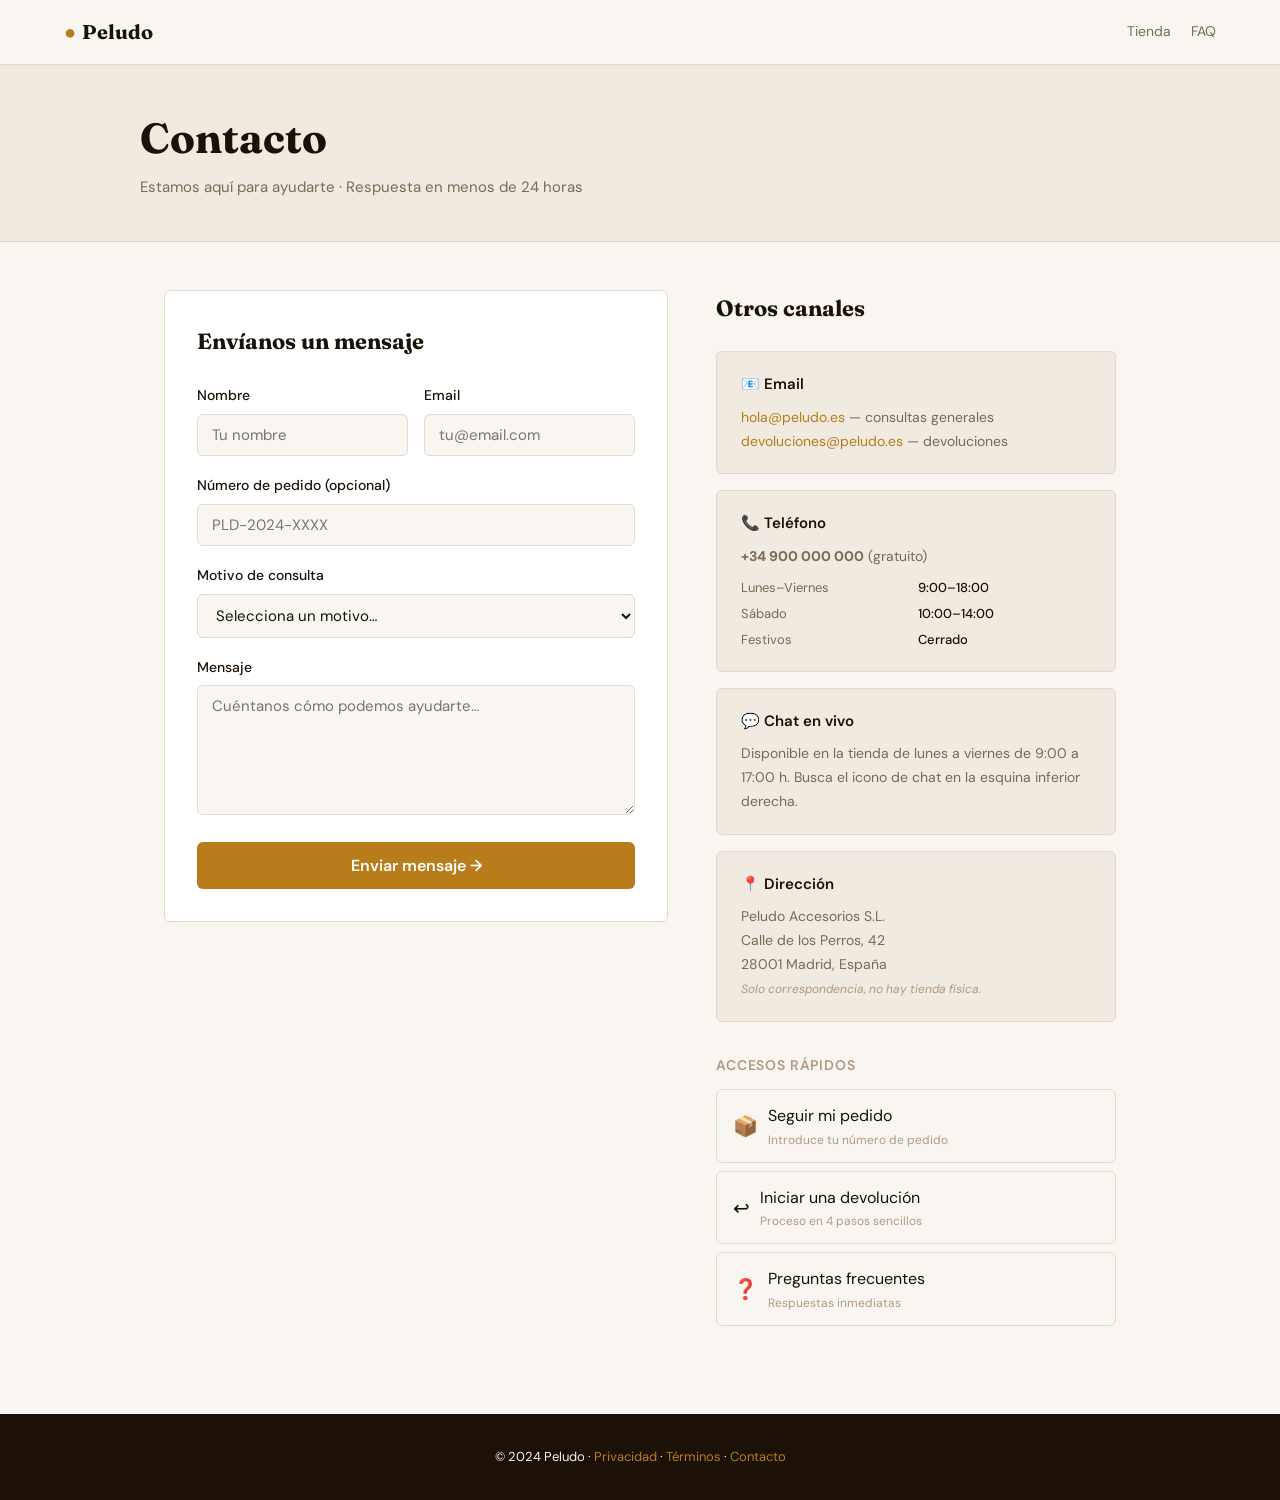
<file: peludo-contacto.html>
<!doctype html>
<html lang="es">
<head>
<meta charset="utf-8">
<meta name="viewport" content="width=device-width,initial-scale=1">
<title>Contacto — Peludo</title>
<link rel="stylesheet" href="https://fonts.googleapis.com/css2?family=Fraunces:ital,opsz,wght@0,9..144,300;0,9..144,700;1,9..144,300&family=DM+Sans:opsz,wght@9..40,300;9..40,400;9..40,500;9..40,600&display=swap">
<link rel="stylesheet" href="peludo-tokens.css">
<style>
*,*::before,*::after{box-sizing:border-box;margin:0;padding:0}
body{font-family:var(--font-body);background:var(--bg);color:var(--fg);line-height:1.7;font-size:16px;}
a{color:var(--accent);text-decoration:none;}
a:hover{text-decoration:underline;}
.nav-wrap{position:sticky;top:0;z-index:100;background:var(--bg);border-bottom:1px solid var(--border);}
.nav{max-width:1200px;margin:0 auto;padding:0 24px;height:64px;display:flex;align-items:center;gap:24px;}
.nav-logo{font-family:var(--font-display);font-weight:700;font-size:20px;color:var(--fg);text-decoration:none;display:flex;align-items:center;gap:6px;}
.nav-logo span{color:var(--accent);}
.nav-links{display:flex;gap:20px;margin-left:auto;}
.nav-links a{font-size:14px;color:var(--fg-muted);text-decoration:none;}
.nav-links a:hover{color:var(--fg);}
.page-hero{background:var(--bg-alt);border-bottom:1px solid var(--border);padding:48px 24px 40px;}
.wrap{max-width:1000px;margin:0 auto;}
h1{font-family:var(--font-display);font-size:clamp(28px,5vw,42px);font-weight:700;line-height:1.2;margin-bottom:12px;}
.hero-sub{color:var(--fg-muted);font-size:15px;}
.content{max-width:1000px;margin:0 auto;padding:48px 24px 80px;display:grid;grid-template-columns:1fr 400px;gap:48px;align-items:start;}
@media(max-width:700px){.content{grid-template-columns:1fr;}}
.form-card{background:var(--bg-card);border:1px solid var(--border);border-radius:var(--r);padding:32px;}
.form-card h2{font-family:var(--font-display);font-size:22px;font-weight:700;margin-bottom:24px;}
.field{margin-bottom:18px;}
.field label{display:block;font-size:14px;font-weight:500;margin-bottom:6px;}
.field input,.field select,.field textarea{width:100%;padding:10px 14px;border:1px solid var(--border);border-radius:var(--r);font-size:15px;font-family:var(--font-body);background:var(--bg);color:var(--fg);transition:border-color .15s;}
.field input:focus,.field select:focus,.field textarea:focus{outline:none;border-color:var(--accent);}
.field textarea{resize:vertical;min-height:130px;}
.field-row{display:grid;grid-template-columns:1fr 1fr;gap:16px;}
.submit-btn{width:100%;padding:13px;background:var(--accent);color:var(--accent-fg);border:none;border-radius:var(--r);font-size:16px;font-weight:600;cursor:pointer;font-family:var(--font-body);transition:opacity .15s;}
.submit-btn:hover{opacity:.9;}
.success-msg{display:none;text-align:center;padding:32px 20px;}
.success-msg .icon{font-size:48px;margin-bottom:12px;}
.success-msg h3{font-family:var(--font-display);font-size:22px;font-weight:700;margin-bottom:8px;}
.success-msg p{color:var(--fg-muted);}
.info-col h2{font-family:var(--font-display);font-size:22px;font-weight:700;margin-bottom:24px;}
.info-block{background:var(--bg-alt);border:1px solid var(--border);border-radius:var(--r);padding:20px 24px;margin-bottom:16px;}
.info-block h3{font-size:15px;font-weight:600;margin-bottom:8px;display:flex;align-items:center;gap:8px;}
.info-block p{font-size:14px;color:var(--fg-muted);margin:0;}
.info-block a{color:var(--accent);}
.hours-grid{display:grid;grid-template-columns:1fr 1fr;gap:4px;margin-top:8px;font-size:13px;}
.hours-grid .day{color:var(--fg-muted);}
.hours-grid .time{font-weight:500;}
.quick-links{margin-top:32px;}
.quick-links h3{font-size:14px;font-weight:600;text-transform:uppercase;letter-spacing:.06em;color:var(--fg-subtle);margin-bottom:12px;}
.quick-link{display:flex;align-items:center;gap:10px;padding:12px 16px;border:1px solid var(--border);border-radius:var(--r);margin-bottom:8px;color:var(--fg);text-decoration:none;transition:border-color .15s;}
.quick-link:hover{border-color:var(--accent);color:var(--accent);}
.quick-link span{font-size:20px;}
.quick-link .ql-text small{display:block;font-size:12px;color:var(--fg-subtle);}
footer{background:var(--fg);color:var(--bg);padding:32px 24px;text-align:center;font-size:13px;}
footer a{color:var(--accent);text-decoration:none;}
</style>
</head>
<body>

<div class="nav-wrap">
  <nav class="nav">
    <a class="nav-logo" href="index.html"><span>●</span> Peludo</a>
    <div class="nav-links">
      <a href="index.html">Tienda</a>
      <a href="peludo-faq.html">FAQ</a>
    </div>
  </nav>
</div>

<div class="page-hero">
  <div class="wrap">
    <h1>Contacto</h1>
    <p class="hero-sub">Estamos aquí para ayudarte · Respuesta en menos de 24 horas</p>
  </div>
</div>

<div class="content">

  <div class="form-card">
    <h2>Envíanos un mensaje</h2>
    <div id="contact-form">
      <div class="field-row">
        <div class="field">
          <label for="cf-nombre">Nombre</label>
          <input type="text" id="cf-nombre" placeholder="Tu nombre">
        </div>
        <div class="field">
          <label for="cf-email">Email</label>
          <input type="email" id="cf-email" placeholder="tu@email.com">
        </div>
      </div>
      <div class="field">
        <label for="cf-pedido">Número de pedido (opcional)</label>
        <input type="text" id="cf-pedido" placeholder="PLD-2024-XXXX">
      </div>
      <div class="field">
        <label for="cf-asunto">Motivo de consulta</label>
        <select id="cf-asunto">
          <option value="">Selecciona un motivo…</option>
          <option>Pregunta sobre un producto</option>
          <option>Estado de mi pedido</option>
          <option>Iniciar una devolución</option>
          <option>Problema con el pedido recibido</option>
          <option>Cambio de talla</option>
          <option>Colaboración o prensa</option>
          <option>Otro</option>
        </select>
      </div>
      <div class="field">
        <label for="cf-msg">Mensaje</label>
        <textarea id="cf-msg" placeholder="Cuéntanos cómo podemos ayudarte…"></textarea>
      </div>
      <button class="submit-btn" onclick="sendForm()">Enviar mensaje →</button>
    </div>
    <div class="success-msg" id="success-msg">
      <div class="icon">🐾</div>
      <h3>¡Mensaje recibido!</h3>
      <p>Gracias por contactar con Peludo. Te responderemos en menos de 24 horas en el email indicado.</p>
    </div>
  </div>

  <div class="info-col">
    <h2>Otros canales</h2>

    <div class="info-block">
      <h3>📧 Email</h3>
      <p><a href="mailto:hola@peludo.es">hola@peludo.es</a> — consultas generales<br>
      <a href="mailto:devoluciones@peludo.es">devoluciones@peludo.es</a> — devoluciones</p>
    </div>

    <div class="info-block">
      <h3>📞 Teléfono</h3>
      <p><strong>+34 900 000 000</strong> (gratuito)<br>
      <div class="hours-grid">
        <span class="day">Lunes–Viernes</span><span class="time">9:00–18:00</span>
        <span class="day">Sábado</span><span class="time">10:00–14:00</span>
        <span class="day">Festivos</span><span class="time">Cerrado</span>
      </div></p>
    </div>

    <div class="info-block">
      <h3>💬 Chat en vivo</h3>
      <p>Disponible en la tienda de lunes a viernes de 9:00 a 17:00 h. Busca el icono de chat en la esquina inferior derecha.</p>
    </div>

    <div class="info-block">
      <h3>📍 Dirección</h3>
      <p>Peludo Accesorios S.L.<br>
      Calle de los Perros, 42<br>
      28001 Madrid, España<br>
      <em style="font-size:12px;color:var(--fg-subtle);">Solo correspondencia, no hay tienda física.</em></p>
    </div>

    <div class="quick-links">
      <h3>Accesos rápidos</h3>
      <a class="quick-link" href="peludo-devoluciones.html">
        <span>📦</span>
        <div class="ql-text">Seguir mi pedido <small>Introduce tu número de pedido</small></div>
      </a>
      <a class="quick-link" href="peludo-devoluciones.html#tab-devoluciones">
        <span>↩</span>
        <div class="ql-text">Iniciar una devolución <small>Proceso en 4 pasos sencillos</small></div>
      </a>
      <a class="quick-link" href="peludo-faq.html">
        <span>❓</span>
        <div class="ql-text">Preguntas frecuentes <small>Respuestas inmediatas</small></div>
      </a>
    </div>
  </div>

</div>

<footer>
  <p>© 2024 Peludo ·
    <a href="peludo-privacidad.html">Privacidad</a> ·
    <a href="peludo-terminos.html">Términos</a> ·
    <a href="peludo-contacto.html">Contacto</a>
  </p>
</footer>

<script>
function sendForm() {
  const nombre = document.getElementById('cf-nombre').value.trim();
  const email = document.getElementById('cf-email').value.trim();
  const msg = document.getElementById('cf-msg').value.trim();
  if (!nombre || !email || !msg) {
    alert('Por favor, rellena los campos obligatorios: nombre, email y mensaje.');
    return;
  }
  document.getElementById('contact-form').style.display = 'none';
  document.getElementById('success-msg').style.display = 'block';
}
</script>

</body>
</html>
</file>
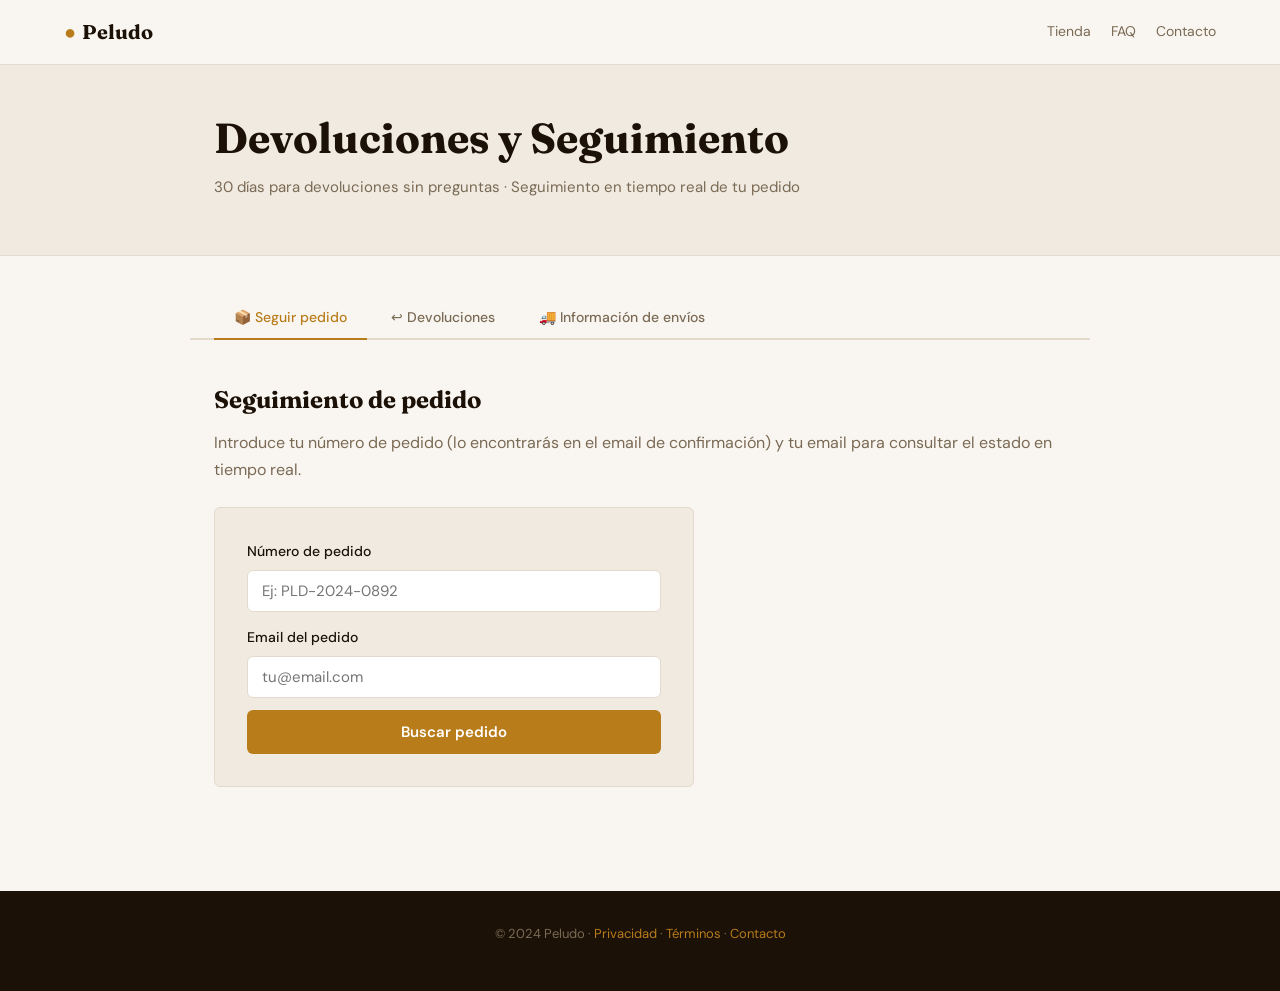
<file: peludo-devoluciones.html>
<!doctype html>
<html lang="es">
<head>
<meta charset="utf-8">
<meta name="viewport" content="width=device-width,initial-scale=1">
<title>Devoluciones y Seguimiento — Peludo</title>
<link rel="stylesheet" href="https://fonts.googleapis.com/css2?family=Fraunces:ital,opsz,wght@0,9..144,300;0,9..144,700;1,9..144,300&family=DM+Sans:opsz,wght@9..40,300;9..40,400;9..40,500;9..40,600&display=swap">
<link rel="stylesheet" href="peludo-tokens.css">
<style>
*,*::before,*::after{box-sizing:border-box;margin:0;padding:0}
body{font-family:var(--font-body);background:var(--bg);color:var(--fg);line-height:1.7;font-size:16px;}
a{color:var(--accent);text-decoration:none;}
a:hover{text-decoration:underline;}
.nav-wrap{position:sticky;top:0;z-index:100;background:var(--bg);border-bottom:1px solid var(--border);}
.nav{max-width:1200px;margin:0 auto;padding:0 24px;height:64px;display:flex;align-items:center;gap:24px;}
.nav-logo{font-family:var(--font-display);font-weight:700;font-size:20px;color:var(--fg);text-decoration:none;display:flex;align-items:center;gap:6px;}
.nav-logo span{color:var(--accent);}
.nav-links{display:flex;gap:20px;margin-left:auto;}
.nav-links a{font-size:14px;color:var(--fg-muted);text-decoration:none;}
.nav-links a:hover{color:var(--fg);}
.page-hero{background:var(--bg-alt);border-bottom:1px solid var(--border);padding:48px 24px 40px;}
.page-hero .wrap{max-width:900px;margin:0 auto;}
.page-hero h1{font-family:var(--font-display);font-size:clamp(28px,5vw,42px);font-weight:700;line-height:1.2;margin-bottom:12px;}
.page-hero p{color:var(--fg-muted);font-size:15px;}
.wrap{max-width:900px;margin:0 auto;padding:0 24px;}
.tabs{display:flex;gap:4px;border-bottom:2px solid var(--border);margin:40px 0 0;padding:0 24px;max-width:900px;margin-left:auto;margin-right:auto;}
.tab-btn{padding:12px 20px;font-family:var(--font-body);font-size:14px;font-weight:500;background:none;border:none;border-bottom:2px solid transparent;margin-bottom:-2px;cursor:pointer;color:var(--fg-muted);transition:all .15s;}
.tab-btn.active{color:var(--accent);border-bottom-color:var(--accent);}
.tab-content{display:none;padding:40px 24px 80px;max-width:900px;margin:0 auto;}
.tab-content.active{display:block;}
h2{font-family:var(--font-display);font-size:24px;font-weight:700;margin-bottom:8px;}
h3{font-size:16px;font-weight:600;margin:28px 0 8px;}
p{margin-bottom:14px;color:var(--fg-muted);}
ul{margin:0 0 14px 20px;color:var(--fg-muted);}
ul li{margin-bottom:6px;}
.steps{display:grid;gap:16px;margin:24px 0;}
.step{display:flex;gap:16px;align-items:flex-start;background:var(--bg-card);border:1px solid var(--border);border-radius:var(--r);padding:20px;}
.step-num{background:var(--accent);color:var(--accent-fg);border-radius:50%;width:32px;height:32px;display:flex;align-items:center;justify-content:center;font-weight:700;font-size:14px;flex-shrink:0;}
.step-body h4{font-weight:600;margin-bottom:4px;}
.step-body p{margin:0;font-size:14px;}
.track-form{background:var(--bg-alt);border:1px solid var(--border);border-radius:var(--r);padding:32px;max-width:480px;margin:24px 0;}
.track-form label{display:block;font-size:14px;font-weight:500;margin-bottom:6px;}
.track-form input{width:100%;padding:10px 14px;border:1px solid var(--border);border-radius:var(--r);font-size:15px;font-family:var(--font-body);background:var(--bg-card);color:var(--fg);}
.track-form button{margin-top:12px;width:100%;padding:12px;background:var(--accent);color:var(--accent-fg);border:none;border-radius:var(--r);font-size:15px;font-weight:600;cursor:pointer;font-family:var(--font-body);}
.track-form button:hover{opacity:.9;}
.result-box{display:none;margin-top:20px;padding:16px;background:var(--bg-card);border:1px solid var(--border);border-radius:var(--r);}
.result-box.show{display:block;}
.status-line{display:flex;align-items:center;gap:10px;margin-bottom:12px;}
.status-dot{width:10px;height:10px;border-radius:50%;background:#22c55e;flex-shrink:0;}
.status-label{font-weight:600;}
.timeline{margin-top:16px;border-left:2px solid var(--border);padding-left:20px;}
.timeline-item{position:relative;margin-bottom:16px;}
.timeline-item::before{content:"";position:absolute;left:-25px;top:5px;width:8px;height:8px;border-radius:50%;background:var(--accent);}
.timeline-item.done::before{background:#22c55e;}
.timeline-item span{font-size:12px;color:var(--fg-subtle);}
.timeline-item p{margin:2px 0 0;font-size:14px;color:var(--fg);}
.info-row{display:flex;gap:12px;flex-wrap:wrap;margin-bottom:16px;}
.info-chip{background:var(--bg-alt);border:1px solid var(--border);border-radius:20px;padding:4px 12px;font-size:13px;color:var(--fg-muted);}
footer{background:var(--fg);color:var(--bg);padding:32px 24px;text-align:center;font-size:13px;}
footer a{color:var(--accent);text-decoration:none;}
</style>
</head>
<body>

<div class="nav-wrap">
  <nav class="nav">
    <a class="nav-logo" href="index.html"><span>●</span> Peludo</a>
    <div class="nav-links">
      <a href="index.html">Tienda</a>
      <a href="peludo-faq.html">FAQ</a>
      <a href="peludo-contacto.html">Contacto</a>
    </div>
  </nav>
</div>

<div class="page-hero">
  <div class="wrap">
    <h1>Devoluciones y Seguimiento</h1>
    <p>30 días para devoluciones sin preguntas · Seguimiento en tiempo real de tu pedido</p>
  </div>
</div>

<div class="tabs">
  <button class="tab-btn active" onclick="showTab('seguimiento')">📦 Seguir pedido</button>
  <button class="tab-btn" onclick="showTab('devoluciones')">↩ Devoluciones</button>
  <button class="tab-btn" onclick="showTab('envios')">🚚 Información de envíos</button>
</div>

<!-- TAB: Seguimiento -->
<div id="tab-seguimiento" class="tab-content active">
  <h2>Seguimiento de pedido</h2>
  <p>Introduce tu número de pedido (lo encontrarás en el email de confirmación) y tu email para consultar el estado en tiempo real.</p>

  <div class="track-form">
    <label for="order-num">Número de pedido</label>
    <input type="text" id="order-num" placeholder="Ej: PLD-2024-0892" />
    <label for="order-email" style="margin-top:14px;">Email del pedido</label>
    <input type="email" id="order-email" placeholder="tu@email.com" />
    <button onclick="trackOrder()">Buscar pedido</button>
  </div>

  <div class="result-box" id="track-result">
    <div class="status-line">
      <div class="status-dot"></div>
      <span class="status-label">En camino — Llegada estimada mañana</span>
    </div>
    <div class="info-row">
      <span class="info-chip">Pedido: PLD-2024-0892</span>
      <span class="info-chip">Transportista: GLS</span>
      <span class="info-chip" id="track-num">Tracking: ES123456789ES</span>
    </div>
    <div class="timeline">
      <div class="timeline-item done">
        <span>27 oct 2024 · 09:14</span>
        <p>Pedido confirmado y pagado</p>
      </div>
      <div class="timeline-item done">
        <span>27 oct 2024 · 14:30</span>
        <p>Preparado y enviado desde almacén BigBuy</p>
      </div>
      <div class="timeline-item done">
        <span>28 oct 2024 · 07:55</span>
        <p>En tránsito — Hub Madrid Vallecas</p>
      </div>
      <div class="timeline-item">
        <span>29 oct 2024 · estimado</span>
        <p>Entrega en domicilio (9:00–14:00)</p>
      </div>
    </div>
  </div>
</div>

<!-- TAB: Devoluciones -->
<div id="tab-devoluciones" class="tab-content">
  <h2>Política de devoluciones</h2>
  <p>En Peludo tienes <strong>30 días naturales</strong> desde la recepción para devolver cualquier producto sin necesidad de dar explicaciones. Tu satisfacción es nuestra prioridad.</p>

  <h3>¿Cómo iniciar una devolución?</h3>
  <div class="steps">
    <div class="step">
      <div class="step-num">1</div>
      <div class="step-body">
        <h4>Solicita la devolución</h4>
        <p>Envía un email a <a href="mailto:devoluciones@peludo.es">devoluciones@peludo.es</a> con tu número de pedido. Te responderemos en menos de 24 horas con las instrucciones y una etiqueta de devolución prepagada.</p>
      </div>
    </div>
    <div class="step">
      <div class="step-num">2</div>
      <div class="step-body">
        <h4>Empaqueta el artículo</h4>
        <p>El producto debe estar en su estado original, sin usar (salvo que el motivo sea un defecto) y con el embalaje original si es posible. Incluye una nota con tu número de pedido.</p>
      </div>
    </div>
    <div class="step">
      <div class="step-num">3</div>
      <div class="step-body">
        <h4>Deposita el paquete</h4>
        <p>Pega la etiqueta de devolución y lleva el paquete a cualquier punto GLS (más de 3.500 en España). Sin coste para ti si el motivo es defecto o error nuestro.</p>
      </div>
    </div>
    <div class="step">
      <div class="step-num">4</div>
      <div class="step-body">
        <h4>Recibe el reembolso</h4>
        <p>Una vez recibido e inspeccionado el artículo (24–48h), procesamos el reembolso completo al mismo método de pago en un máximo de 14 días.</p>
      </div>
    </div>
  </div>

  <h3>Condiciones importantes</h3>
  <ul>
    <li>Los artículos deben estar sin usar y en condiciones originales de venta.</li>
    <li>Los artículos de alimentación y suplementos abiertos no son retornables por razones de higiene.</li>
    <li>Los gastos de devolución (4,99 €) corren a cargo del cliente si el motivo es el arrepentimiento o el cambio de opinión; son gratuitos si el artículo está defectuoso o es incorrecto.</li>
    <li>Los artículos personalizados (grabados, bordados) no admiten devolución salvo defecto de fabricación.</li>
    <li>Los cambios de talla se gestionan como devolución + nuevo pedido.</li>
  </ul>
</div>

<!-- TAB: Envíos -->
<div id="tab-envios" class="tab-content">
  <h2>Información de envíos</h2>

  <h3>Plazos y tarifas</h3>
  <ul>
    <li><strong>Envío estándar (GLS):</strong> 3–5 días hábiles · Gratis en pedidos ≥ 49 € · 4,99 € en pedidos menores.</li>
    <li><strong>Envío express 24h (DHL):</strong> 1 día hábil (pedidos antes de las 13:00 en días hábiles) · 9,99 €.</li>
    <li><strong>Recogida en punto (más de 3.500 puntos GLS):</strong> Gratuita · 3–5 días hábiles.</li>
    <li><strong>Canarias, Ceuta y Melilla:</strong> consultar tarifas especiales durante el checkout.</li>
  </ul>

  <h3>¿Desde dónde se envían los pedidos?</h3>
  <p>Peludo opera con el modelo de dropshipping en colaboración con <a href="https://www.bigbuy.eu" target="_blank">BigBuy Europe S.L.</a>, que gestiona el almacenamiento y la logística desde sus almacenes en Valencia (España) y otros 9 países europeos. Esto nos permite ofrecer stock permanente y envíos rápidos en toda la UE.</p>

  <h3>Seguimiento del pedido</h3>
  <p>Recibirás un email con el número de seguimiento del transportista en cuanto tu pedido salga del almacén. También puedes consultar el estado en la pestaña «Seguir pedido» de esta misma página.</p>

  <h3>Problemas con la entrega</h3>
  <p>Si el transportista no puede entregarte el paquete, dejará un aviso y volverá a intentarlo al día siguiente. Tras dos intentos fallidos, el paquete se mantendrá en el punto de recogida más cercano durante 7 días. Pasado este plazo, el pedido retorna a nuestro almacén y contactaremos contigo para acordar el reenvío (con coste adicional de gestión de 3,99 €).</p>
</div>

<footer>
  <p>© 2024 Peludo ·
    <a href="peludo-privacidad.html">Privacidad</a> ·
    <a href="peludo-terminos.html">Términos</a> ·
    <a href="peludo-contacto.html">Contacto</a>
  </p>
</footer>

<script>
function showTab(name) {
  document.querySelectorAll('.tab-btn').forEach((b,i) => {
    const tabs = ['seguimiento','devoluciones','envios'];
    b.classList.toggle('active', tabs[i] === name);
  });
  document.querySelectorAll('.tab-content').forEach(t => t.classList.remove('active'));
  document.getElementById('tab-' + name).classList.add('active');
}

function trackOrder() {
  const num = document.getElementById('order-num').value.trim();
  const email = document.getElementById('order-email').value.trim();
  if (!num || !email) { alert('Introduce el número de pedido y el email.'); return; }
  // Demo: show mock result
  document.getElementById('track-result').classList.add('show');
}
</script>

</body>
</html>
</file>
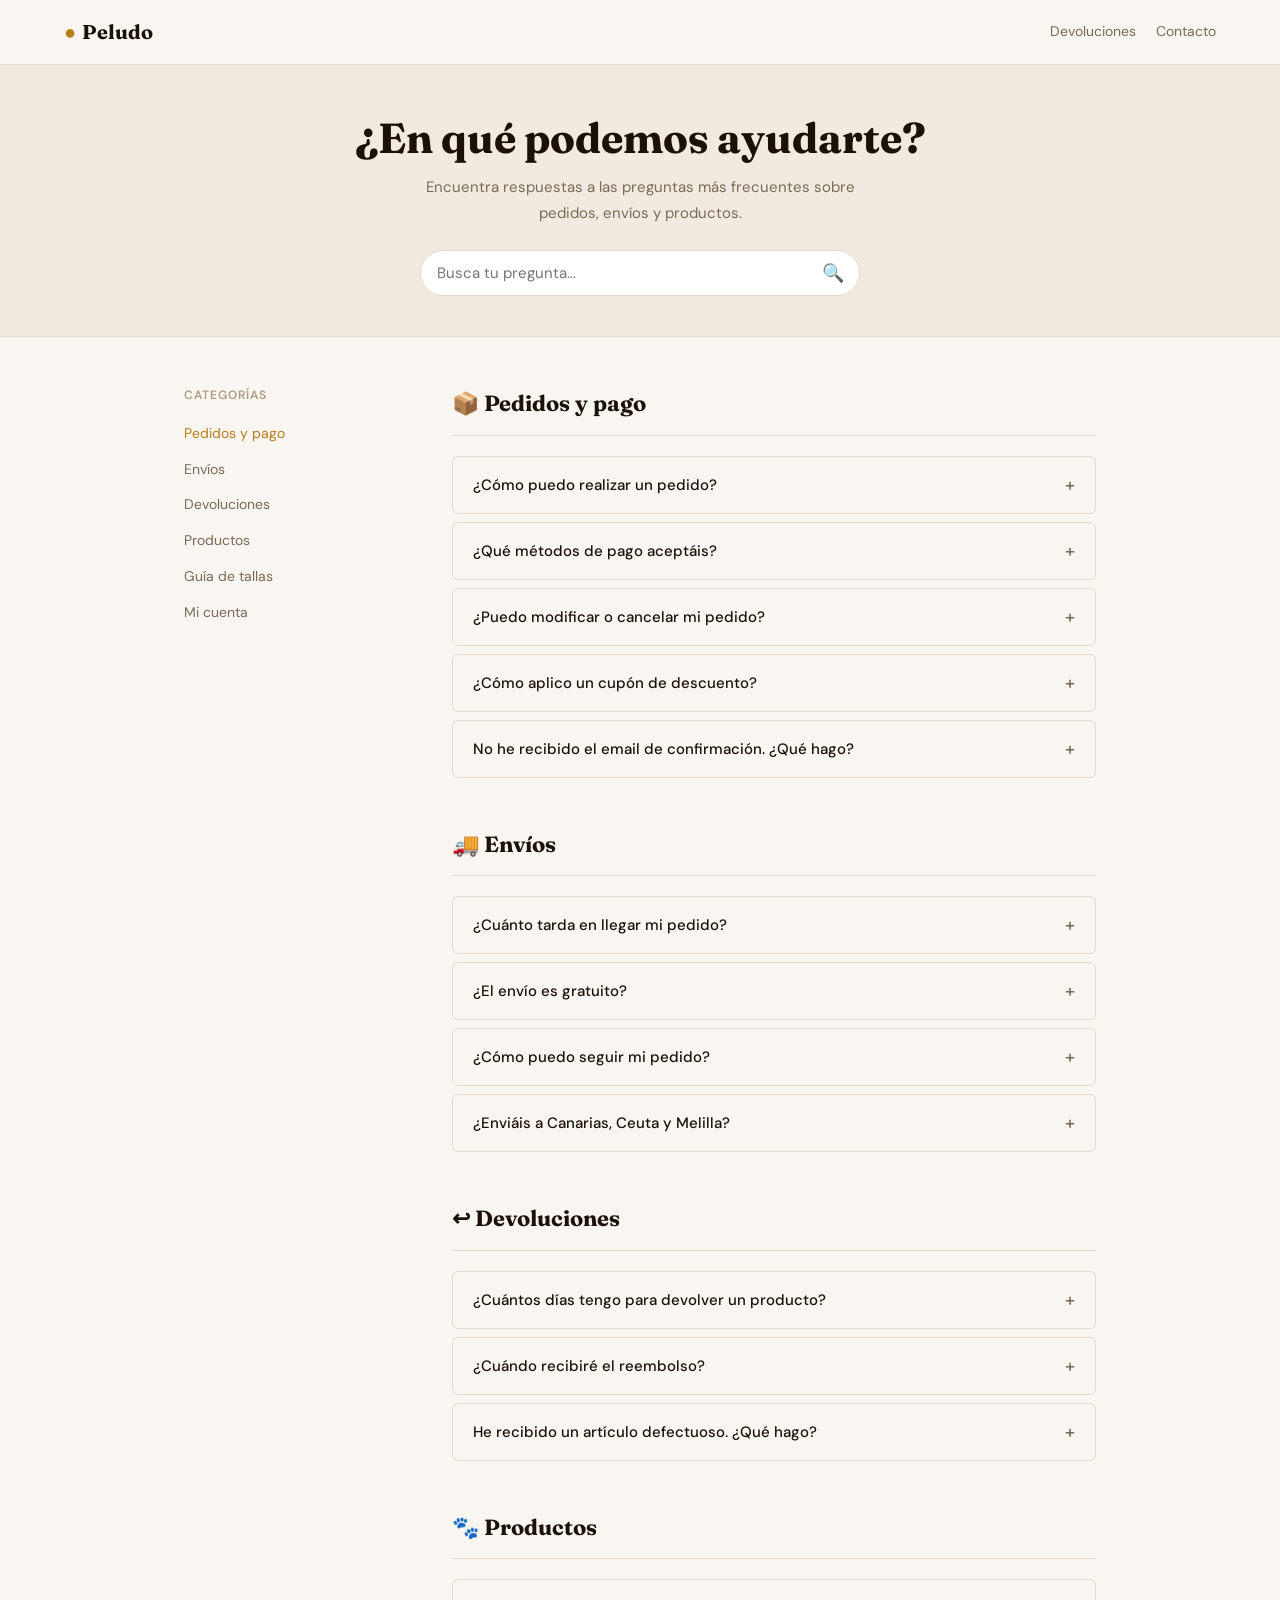
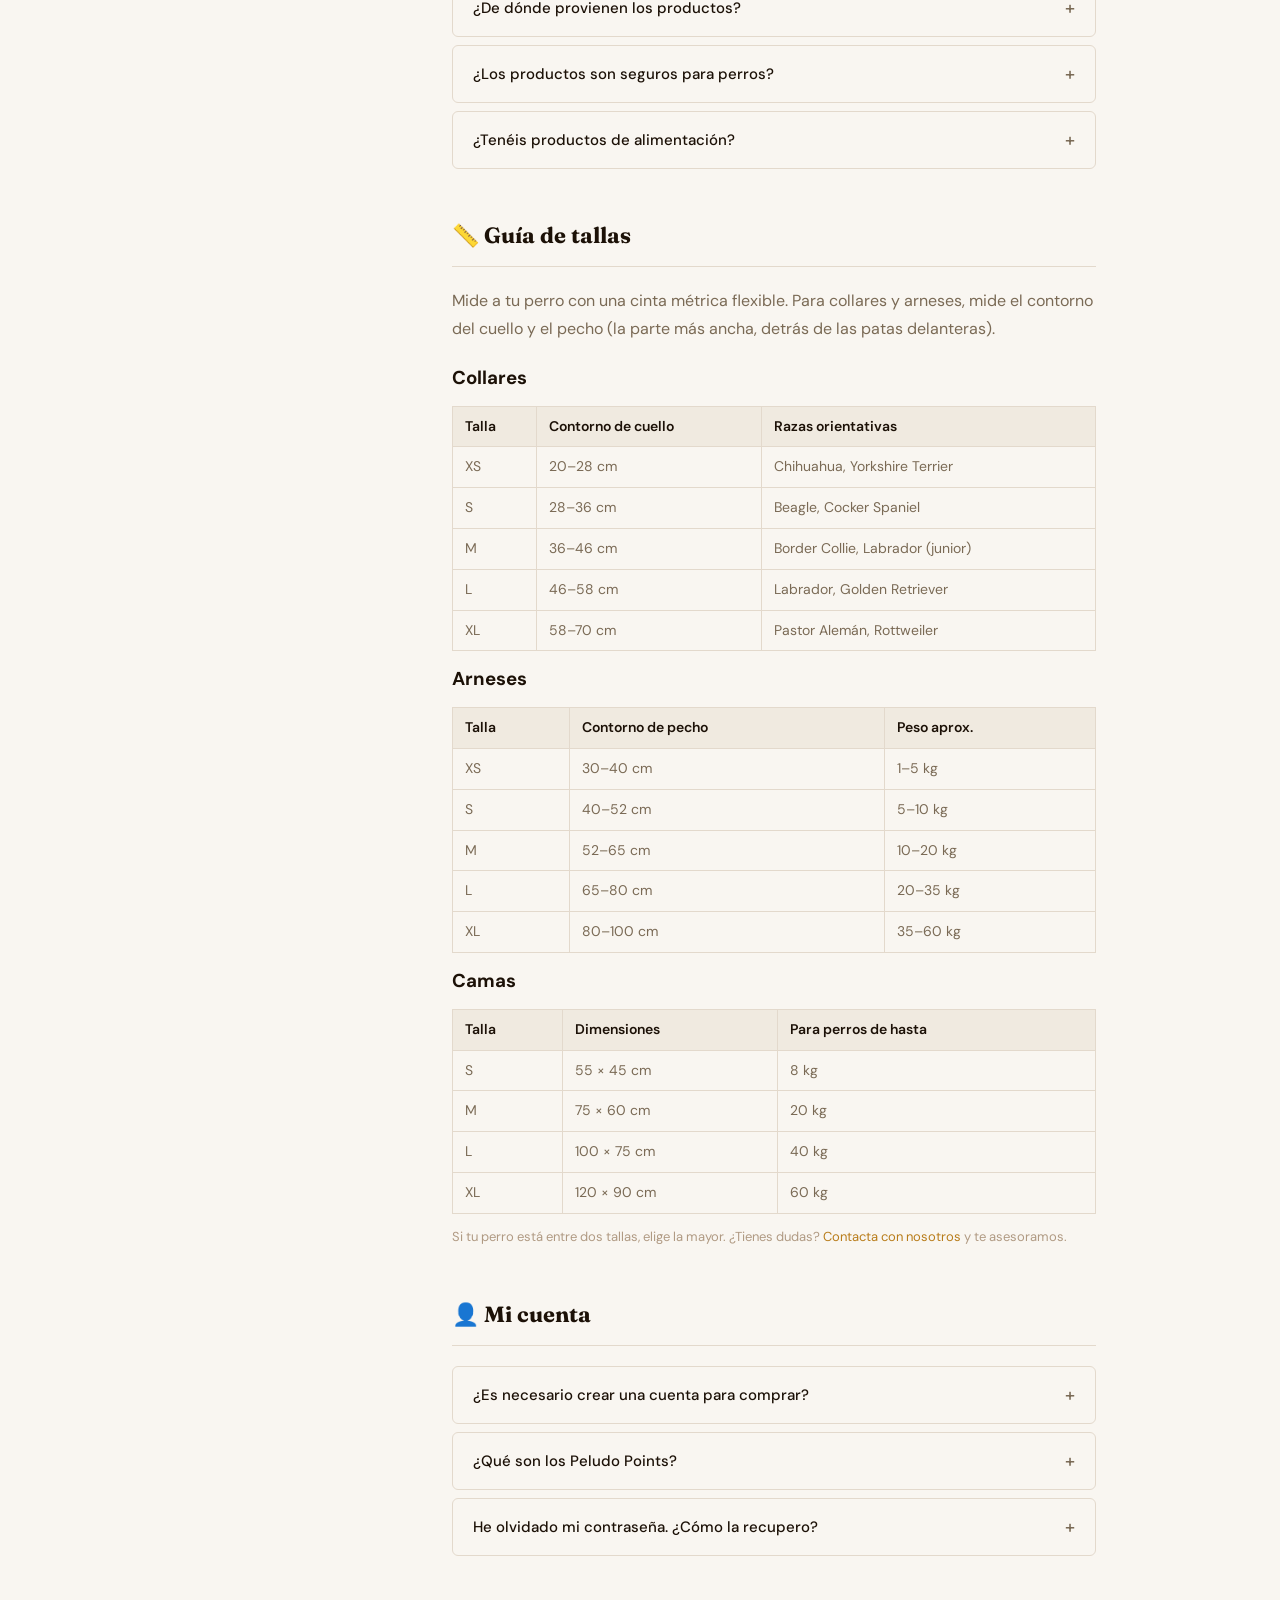
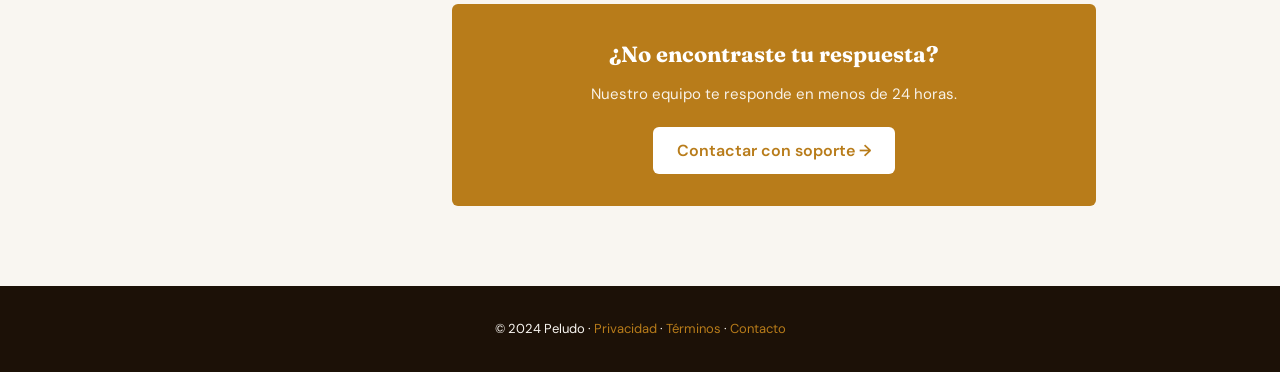
<file: peludo-faq.html>
<!doctype html>
<html lang="es">
<head>
<meta charset="utf-8">
<meta name="viewport" content="width=device-width,initial-scale=1">
<title>Preguntas Frecuentes — Peludo</title>
<link rel="stylesheet" href="https://fonts.googleapis.com/css2?family=Fraunces:ital,opsz,wght@0,9..144,300;0,9..144,700;1,9..144,300&family=DM+Sans:opsz,wght@9..40,300;9..40,400;9..40,500;9..40,600&display=swap">
<link rel="stylesheet" href="peludo-tokens.css">
<style>
*,*::before,*::after{box-sizing:border-box;margin:0;padding:0}
body{font-family:var(--font-body);background:var(--bg);color:var(--fg);line-height:1.7;font-size:16px;}
a{color:var(--accent);text-decoration:none;}
a:hover{text-decoration:underline;}
.nav-wrap{position:sticky;top:0;z-index:100;background:var(--bg);border-bottom:1px solid var(--border);}
.nav{max-width:1200px;margin:0 auto;padding:0 24px;height:64px;display:flex;align-items:center;gap:24px;}
.nav-logo{font-family:var(--font-display);font-weight:700;font-size:20px;color:var(--fg);text-decoration:none;display:flex;align-items:center;gap:6px;}
.nav-logo span{color:var(--accent);}
.nav-links{display:flex;gap:20px;margin-left:auto;}
.nav-links a{font-size:14px;color:var(--fg-muted);text-decoration:none;}
.nav-links a:hover{color:var(--fg);}
.page-hero{background:var(--bg-alt);border-bottom:1px solid var(--border);padding:48px 24px 40px;text-align:center;}
.page-hero h1{font-family:var(--font-display);font-size:clamp(28px,5vw,42px);font-weight:700;line-height:1.2;margin-bottom:12px;}
.page-hero p{color:var(--fg-muted);font-size:15px;max-width:480px;margin:0 auto 24px;}
.search-bar{max-width:440px;margin:0 auto;position:relative;}
.search-bar input{width:100%;padding:12px 48px 12px 16px;border:1px solid var(--border);border-radius:24px;font-size:15px;font-family:var(--font-body);background:var(--bg-card);color:var(--fg);}
.search-bar input:focus{outline:2px solid var(--accent);border-color:transparent;}
.search-bar span{position:absolute;right:16px;top:50%;transform:translateY(-50%);font-size:18px;}
.layout{max-width:960px;margin:0 auto;padding:48px 24px 80px;display:grid;grid-template-columns:220px 1fr;gap:48px;align-items:start;}
@media(max-width:700px){.layout{grid-template-columns:1fr;}.sidebar{display:none;}}
.sidebar{position:sticky;top:88px;}
.sidebar h3{font-size:12px;font-weight:600;text-transform:uppercase;letter-spacing:.08em;color:var(--fg-subtle);margin-bottom:12px;}
.sidebar ul{list-style:none;}
.sidebar ul li{margin-bottom:4px;}
.sidebar ul li a{font-size:14px;color:var(--fg-muted);text-decoration:none;display:block;padding:4px 0;}
.sidebar ul li a:hover,.sidebar ul li a.active{color:var(--accent);}
.faq-section{margin-bottom:48px;}
.faq-section h2{font-family:var(--font-display);font-size:22px;font-weight:700;margin-bottom:20px;padding-bottom:12px;border-bottom:1px solid var(--border);}
.faq-item{border:1px solid var(--border);border-radius:var(--r);margin-bottom:8px;overflow:hidden;}
.faq-q{width:100%;background:none;border:none;padding:16px 20px;text-align:left;font-family:var(--font-body);font-size:15px;font-weight:500;color:var(--fg);cursor:pointer;display:flex;justify-content:space-between;align-items:center;gap:12px;}
.faq-q:hover{background:var(--bg-alt);}
.faq-q .icon{font-size:18px;color:var(--fg-muted);transition:transform .2s;flex-shrink:0;}
.faq-q.open .icon{transform:rotate(45deg);}
.faq-a{display:none;padding:0 20px 16px;color:var(--fg-muted);font-size:15px;}
.faq-a.open{display:block;}
.faq-a p{margin-bottom:10px;}
.faq-a p:last-child{margin:0;}
.size-table{width:100%;border-collapse:collapse;margin:12px 0;font-size:14px;}
.size-table th{background:var(--bg-alt);padding:8px 12px;text-align:left;font-weight:600;border:1px solid var(--border);}
.size-table td{padding:8px 12px;border:1px solid var(--border);color:var(--fg-muted);}
.cta-block{background:var(--accent);border-radius:var(--r);padding:32px;text-align:center;margin-top:24px;}
.cta-block h3{font-family:var(--font-display);font-size:22px;font-weight:700;color:var(--accent-fg);margin-bottom:8px;}
.cta-block p{color:var(--accent-fg);opacity:.9;margin-bottom:20px;font-size:15px;}
.cta-block a{display:inline-block;background:var(--accent-fg);color:var(--accent);padding:10px 24px;border-radius:var(--r);font-weight:600;text-decoration:none;}
footer{background:var(--fg);color:var(--bg);padding:32px 24px;text-align:center;font-size:13px;}
footer a{color:var(--accent);text-decoration:none;}
</style>
</head>
<body>

<div class="nav-wrap">
  <nav class="nav">
    <a class="nav-logo" href="index.html"><span>●</span> Peludo</a>
    <div class="nav-links">
      <a href="peludo-devoluciones.html">Devoluciones</a>
      <a href="peludo-contacto.html">Contacto</a>
    </div>
  </nav>
</div>

<div class="page-hero">
  <h1>¿En qué podemos ayudarte?</h1>
  <p>Encuentra respuestas a las preguntas más frecuentes sobre pedidos, envíos y productos.</p>
  <div class="search-bar">
    <input type="text" id="faq-search" placeholder="Busca tu pregunta..." oninput="filterFaq(this.value)">
    <span>🔍</span>
  </div>
</div>

<div class="layout">
  <aside class="sidebar">
    <h3>Categorías</h3>
    <ul>
      <li><a href="#pedidos" class="active">Pedidos y pago</a></li>
      <li><a href="#envios">Envíos</a></li>
      <li><a href="#devoluciones">Devoluciones</a></li>
      <li><a href="#productos">Productos</a></li>
      <li><a href="#tallas">Guía de tallas</a></li>
      <li><a href="#cuenta">Mi cuenta</a></li>
    </ul>
  </aside>

  <main>
    <section class="faq-section" id="pedidos">
      <h2>📦 Pedidos y pago</h2>
      <div class="faq-item">
        <button class="faq-q" onclick="toggleFaq(this)">¿Cómo puedo realizar un pedido? <span class="icon">+</span></button>
        <div class="faq-a"><p>Selecciona los productos que te interesen, añádelos al carrito y sigue el proceso de pago. Necesitarás indicar una dirección de entrega y elegir un método de pago. En menos de 5 minutos recibirás la confirmación por email.</p></div>
      </div>
      <div class="faq-item">
        <button class="faq-q" onclick="toggleFaq(this)">¿Qué métodos de pago aceptáis? <span class="icon">+</span></button>
        <div class="faq-a"><p>Aceptamos tarjeta de crédito/débito (Visa, Mastercard, Amex), PayPal, Bizum y transferencia bancaria. Todos los pagos con tarjeta se procesan de forma segura a través de Stripe (certificación PCI DSS nivel 1).</p></div>
      </div>
      <div class="faq-item">
        <button class="faq-q" onclick="toggleFaq(this)">¿Puedo modificar o cancelar mi pedido? <span class="icon">+</span></button>
        <div class="faq-a"><p>Sí, puedes modificar o cancelar tu pedido hasta que recibas el email de «Pedido enviado». Una vez enviado, ya no es posible la cancelación, aunque puedes iniciar una devolución cuando lo recibas. Contacta con nosotros lo antes posible en <a href="mailto:hola@peludo.es">hola@peludo.es</a>.</p></div>
      </div>
      <div class="faq-item">
        <button class="faq-q" onclick="toggleFaq(this)">¿Cómo aplico un cupón de descuento? <span class="icon">+</span></button>
        <div class="faq-a"><p>En el paso «Carrito» del proceso de compra encontrarás un campo para introducir el código del cupón. Los cupones activos son: <strong>BIENVENIDA10</strong> (10% en tu primera compra) y <strong>PELUDO10</strong> (10% general). Solo es posible usar un cupón por pedido.</p></div>
      </div>
      <div class="faq-item">
        <button class="faq-q" onclick="toggleFaq(this)">No he recibido el email de confirmación. ¿Qué hago? <span class="icon">+</span></button>
        <div class="faq-a"><p>Revisa la carpeta de spam. Si no aparece, espera 10 minutos y vuelve a comprobar. Si el problema persiste, contacta con nosotros en <a href="mailto:hola@peludo.es">hola@peludo.es</a> indicando el email con el que hiciste el pedido.</p></div>
      </div>
    </section>

    <section class="faq-section" id="envios">
      <h2>🚚 Envíos</h2>
      <div class="faq-item">
        <button class="faq-q" onclick="toggleFaq(this)">¿Cuánto tarda en llegar mi pedido? <span class="icon">+</span></button>
        <div class="faq-a"><p>El envío estándar tarda entre 3 y 5 días hábiles. Si eliges envío express DHL, la entrega es al día siguiente para pedidos confirmados antes de las 13:00 h en días hábiles.</p></div>
      </div>
      <div class="faq-item">
        <button class="faq-q" onclick="toggleFaq(this)">¿El envío es gratuito? <span class="icon">+</span></button>
        <div class="faq-a"><p>Sí, el envío estándar es gratuito en pedidos de 49 € o más. Para pedidos menores, el coste es de 4,99 €. El envío express (DHL 24h) cuesta 9,99 € independientemente del importe.</p></div>
      </div>
      <div class="faq-item">
        <button class="faq-q" onclick="toggleFaq(this)">¿Cómo puedo seguir mi pedido? <span class="icon">+</span></button>
        <div class="faq-a"><p>Recibirás un email con el número de seguimiento cuando el pedido salga de nuestro almacén. También puedes consultar el estado en nuestra página de <a href="peludo-devoluciones.html">seguimiento de pedidos</a>.</p></div>
      </div>
      <div class="faq-item">
        <button class="faq-q" onclick="toggleFaq(this)">¿Enviáis a Canarias, Ceuta y Melilla? <span class="icon">+</span></button>
        <div class="faq-a"><p>Sí, enviamos a todo el territorio nacional. Para estas zonas se aplican tarifas y plazos especiales (7–10 días hábiles). Los costes exactos se calculan automáticamente al introducir la dirección en el checkout.</p></div>
      </div>
    </section>

    <section class="faq-section" id="devoluciones">
      <h2>↩ Devoluciones</h2>
      <div class="faq-item">
        <button class="faq-q" onclick="toggleFaq(this)">¿Cuántos días tengo para devolver un producto? <span class="icon">+</span></button>
        <div class="faq-a"><p>Tienes <strong>30 días naturales</strong> desde la recepción del pedido para solicitar una devolución, sin necesidad de justificación. Consulta nuestra <a href="peludo-devoluciones.html">guía de devoluciones</a> para ver el proceso paso a paso.</p></div>
      </div>
      <div class="faq-item">
        <button class="faq-q" onclick="toggleFaq(this)">¿Cuándo recibiré el reembolso? <span class="icon">+</span></button>
        <div class="faq-a"><p>Una vez que el almacén recibe e inspecciona el artículo (24–48h), procesamos el reembolso inmediatamente. El tiempo hasta que aparece en tu cuenta depende de tu entidad bancaria: entre 3 y 10 días hábiles con tarjeta, 1–2 días con PayPal.</p></div>
      </div>
      <div class="faq-item">
        <button class="faq-q" onclick="toggleFaq(this)">He recibido un artículo defectuoso. ¿Qué hago? <span class="icon">+</span></button>
        <div class="faq-a"><p>Lo sentimos mucho. Envíanos un email a <a href="mailto:devoluciones@peludo.es">devoluciones@peludo.es</a> con el número de pedido y fotografías del defecto. Te enviaremos un artículo de sustitución sin coste o realizaremos el reembolso completo, a tu elección.</p></div>
      </div>
    </section>

    <section class="faq-section" id="productos">
      <h2>🐾 Productos</h2>
      <div class="faq-item">
        <button class="faq-q" onclick="toggleFaq(this)">¿De dónde provienen los productos? <span class="icon">+</span></button>
        <div class="faq-a"><p>Trabajamos con <a href="https://www.bigbuy.eu" target="_blank">BigBuy Europe</a>, uno de los mayoristas más grandes de Europa, que nos permite ofrecer más de 2.000 referencias de marcas líderes en accesorios para mascotas. Todos los productos cumplen con la normativa europea de seguridad.</p></div>
      </div>
      <div class="faq-item">
        <button class="faq-q" onclick="toggleFaq(this)">¿Los productos son seguros para perros? <span class="icon">+</span></button>
        <div class="faq-a"><p>Sí. Todos los productos de nuestra tienda cumplen con la normativa europea de seguridad para mascotas y están fabricados con materiales no tóxicos. En la ficha de cada producto encontrarás las especificaciones técnicas y el rango de peso/talla recomendado.</p></div>
      </div>
      <div class="faq-item">
        <button class="faq-q" onclick="toggleFaq(this)">¿Tenéis productos de alimentación? <span class="icon">+</span></button>
        <div class="faq-a"><p>Sí, ofrecemos una selección de snacks, premios y suplementos para perros. Los alimentos completos (pienso) no están disponibles actualmente pero los incorporaremos próximamente. Consulta nuestra <a href="peludo-categoria.html">sección de alimentación</a>.</p></div>
      </div>
    </section>

    <section class="faq-section" id="tallas">
      <h2>📏 Guía de tallas</h2>
      <p style="color:var(--fg-muted);margin-bottom:20px;">Mide a tu perro con una cinta métrica flexible. Para collares y arneses, mide el contorno del cuello y el pecho (la parte más ancha, detrás de las patas delanteras).</p>

      <h3>Collares</h3>
      <table class="size-table">
        <tr><th>Talla</th><th>Contorno de cuello</th><th>Razas orientativas</th></tr>
        <tr><td>XS</td><td>20–28 cm</td><td>Chihuahua, Yorkshire Terrier</td></tr>
        <tr><td>S</td><td>28–36 cm</td><td>Beagle, Cocker Spaniel</td></tr>
        <tr><td>M</td><td>36–46 cm</td><td>Border Collie, Labrador (junior)</td></tr>
        <tr><td>L</td><td>46–58 cm</td><td>Labrador, Golden Retriever</td></tr>
        <tr><td>XL</td><td>58–70 cm</td><td>Pastor Alemán, Rottweiler</td></tr>
      </table>

      <h3>Arneses</h3>
      <table class="size-table">
        <tr><th>Talla</th><th>Contorno de pecho</th><th>Peso aprox.</th></tr>
        <tr><td>XS</td><td>30–40 cm</td><td>1–5 kg</td></tr>
        <tr><td>S</td><td>40–52 cm</td><td>5–10 kg</td></tr>
        <tr><td>M</td><td>52–65 cm</td><td>10–20 kg</td></tr>
        <tr><td>L</td><td>65–80 cm</td><td>20–35 kg</td></tr>
        <tr><td>XL</td><td>80–100 cm</td><td>35–60 kg</td></tr>
      </table>

      <h3>Camas</h3>
      <table class="size-table">
        <tr><th>Talla</th><th>Dimensiones</th><th>Para perros de hasta</th></tr>
        <tr><td>S</td><td>55 × 45 cm</td><td>8 kg</td></tr>
        <tr><td>M</td><td>75 × 60 cm</td><td>20 kg</td></tr>
        <tr><td>L</td><td>100 × 75 cm</td><td>40 kg</td></tr>
        <tr><td>XL</td><td>120 × 90 cm</td><td>60 kg</td></tr>
      </table>
      <p style="color:var(--fg-subtle);font-size:13px;margin-top:8px;">Si tu perro está entre dos tallas, elige la mayor. ¿Tienes dudas? <a href="peludo-contacto.html">Contacta con nosotros</a> y te asesoramos.</p>
    </section>

    <section class="faq-section" id="cuenta">
      <h2>👤 Mi cuenta</h2>
      <div class="faq-item">
        <button class="faq-q" onclick="toggleFaq(this)">¿Es necesario crear una cuenta para comprar? <span class="icon">+</span></button>
        <div class="faq-a"><p>No, puedes comprar como invitado sin crear una cuenta. Sin embargo, con una cuenta podrás ver el historial de tus pedidos, guardar direcciones de envío y acumular Peludo Points.</p></div>
      </div>
      <div class="faq-item">
        <button class="faq-q" onclick="toggleFaq(this)">¿Qué son los Peludo Points? <span class="icon">+</span></button>
        <div class="faq-a"><p>Es nuestro programa de fidelidad. Por cada euro gastado acumulas 1 Peludo Point. Cada 100 puntos equivalen a 1 € de descuento en tu próximo pedido. Los puntos no caducan mientras tengas al menos una compra en los últimos 12 meses.</p></div>
      </div>
      <div class="faq-item">
        <button class="faq-q" onclick="toggleFaq(this)">He olvidado mi contraseña. ¿Cómo la recupero? <span class="icon">+</span></button>
        <div class="faq-a"><p>En la pantalla de inicio de sesión, haz clic en «¿Olvidaste tu contraseña?» e introduce tu email. Te enviaremos un enlace para restablecerla. El enlace es válido durante 24 horas.</p></div>
      </div>
    </section>

    <div class="cta-block">
      <h3>¿No encontraste tu respuesta?</h3>
      <p>Nuestro equipo te responde en menos de 24 horas.</p>
      <a href="peludo-contacto.html">Contactar con soporte →</a>
    </div>
  </main>
</div>

<footer>
  <p>© 2024 Peludo ·
    <a href="peludo-privacidad.html">Privacidad</a> ·
    <a href="peludo-terminos.html">Términos</a> ·
    <a href="peludo-contacto.html">Contacto</a>
  </p>
</footer>

<script>
function toggleFaq(btn) {
  const ans = btn.nextElementSibling;
  const isOpen = ans.classList.contains('open');
  btn.classList.toggle('open', !isOpen);
  ans.classList.toggle('open', !isOpen);
}

function filterFaq(q) {
  const term = q.toLowerCase();
  document.querySelectorAll('.faq-item').forEach(item => {
    const text = item.textContent.toLowerCase();
    item.style.display = text.includes(term) ? '' : 'none';
  });
}
</script>

</body>
</html>
</file>
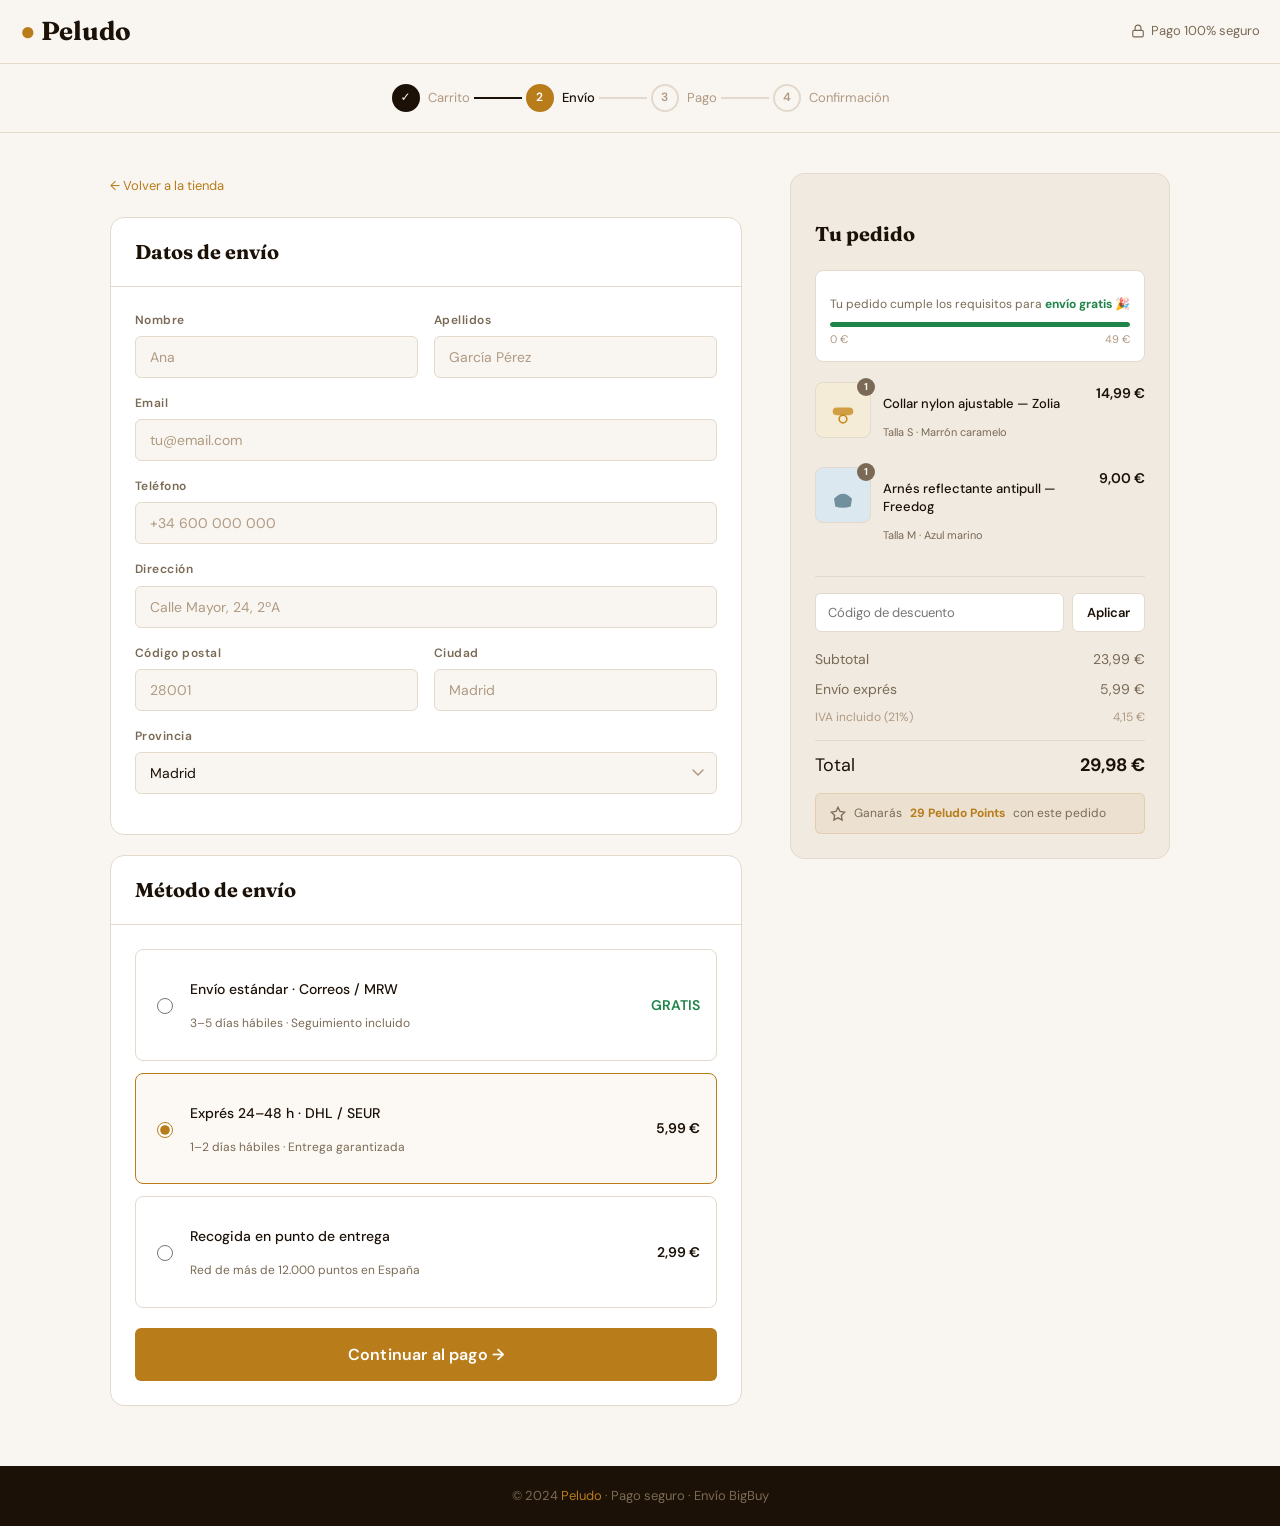
<file: peludo-pago.html>
<!doctype html>
<html lang="es">
<head>
<meta charset="utf-8">
<meta name="viewport" content="width=device-width,initial-scale=1,viewport-fit=cover">
<title>Pago seguro — Peludo</title>
<meta name="claude:viewport-fit-sides" content="cover">
<meta name="robots" content="noindex">
<link rel="stylesheet" href="https://fonts.googleapis.com/css2?family=Fraunces:ital,opsz,wght@0,9..144,300;0,9..144,700;1,9..144,300;1,9..144,700&family=DM+Sans:opsz,wght@9..40,300;9..40,400;9..40,500;9..40,600&display=swap">
<style>
:root{--bg:#F9F6F1;--bg-alt:#F0EAE0;--bg-card:#FFFFFF;--fg:#1C1107;--fg-muted:#7A6A55;--fg-subtle:#B09A83;--accent:#B87C1A;--accent-fg:#FFFFFF;--border:#E3D9CC;--hero-bg:#1C1107;--hero-fg:#F5EFE6;--font-display:'Fraunces',Georgia,serif;--font-body:'DM Sans',system-ui,sans-serif;--nav-h:64px;--r:6px;}
@media(prefers-color-scheme:dark){:root:not([data-theme="light"]){--bg:#1C1107;--bg-alt:#251A0C;--bg-card:#2D2010;--fg:#F5EFE6;--fg-muted:#A8947A;--fg-subtle:#6B5840;--accent:#D49C35;--accent-fg:#1C1107;--border:#3A2A14;--hero-bg:#0E0905;--hero-fg:#F5EFE6;color-scheme:dark;}}
:root[data-theme="dark"]{--bg:#1C1107;--bg-alt:#251A0C;--bg-card:#2D2010;--fg:#F5EFE6;--fg-muted:#A8947A;--fg-subtle:#6B5840;--accent:#D49C35;--accent-fg:#1C1107;--border:#3A2A14;--hero-bg:#0E0905;--hero-fg:#F5EFE6;color-scheme:dark;}
*,*::before,*::after{box-sizing:border-box;}html{scroll-behavior:smooth;}
body{background:var(--bg);color:var(--fg);font-family:var(--font-body);font-size:15px;line-height:1.6;margin:0;-webkit-font-smoothing:antialiased;}
.wrap{max-width:1100px;margin:0 auto;padding-left:max(20px,env(safe-area-inset-left,0px));padding-right:max(20px,env(safe-area-inset-right,0px));}

/* Nav checkout */
.checkout-nav{background:var(--bg);border-bottom:1px solid var(--border);height:var(--nav-h);display:flex;align-items:center;justify-content:space-between;padding:0 max(20px,env(safe-area-inset-left,0px)) 0 max(20px,env(safe-area-inset-right,0px));}
.nav-logo{font-family:var(--font-display);font-size:26px;font-weight:700;color:var(--fg);text-decoration:none;}
.nav-logo span{color:var(--accent);}
.nav-secure{display:flex;align-items:center;gap:6px;font-size:13px;color:var(--fg-muted);}

/* Progress steps */
.checkout-progress{padding-block:20px;border-bottom:1px solid var(--border);}
.steps{display:flex;align-items:center;justify-content:center;gap:0;}
.step{display:flex;align-items:center;gap:8px;font-size:13px;color:var(--fg-subtle);}
.step-num{width:28px;height:28px;border-radius:50%;border:2px solid var(--border);display:flex;align-items:center;justify-content:center;font-size:12px;font-weight:600;flex-shrink:0;transition:all .2s;}
.step.active .step-num{background:var(--accent);border-color:var(--accent);color:var(--accent-fg);}
.step.done .step-num{background:var(--fg);border-color:var(--fg);color:var(--bg);}
.step.active{color:var(--fg);font-weight:500;}
.step-sep{width:48px;height:2px;background:var(--border);margin:0 4px;flex-shrink:0;}
.step.done + .step-sep,.step.done + .step > .step-sep{background:var(--fg);}
@media(max-width:480px){.step span{display:none;}.step-sep{width:24px;}}

/* Checkout layout */
.checkout-layout{display:grid;grid-template-columns:1fr 380px;gap:48px;padding-block:40px;}
@media(max-width:860px){.checkout-layout{grid-template-columns:1fr;}}

/* Order summary sidebar */
.order-summary{background:var(--bg-alt);border:1px solid var(--border);border-radius:14px;padding:24px;position:sticky;top:calc(var(--nav-h) + 20px);height:fit-content;}
@media(max-width:860px){.order-summary{position:static;order:-1;}}
.summary-title{font-family:var(--font-display);font-size:20px;font-weight:700;margin-bottom:20px;}

/* Shipping progress bar in summary */
.ship-bar-wrap{background:var(--bg-card);border:1px solid var(--border);border-radius:8px;padding:12px 14px;margin-bottom:20px;}
.ship-bar-label{font-size:12px;color:var(--fg-muted);margin-bottom:8px;}
.ship-bar-label strong{color:#1E8449;}
.ship-track{height:5px;background:var(--border);border-radius:3px;overflow:hidden;margin-bottom:4px;}
.ship-fill{height:100%;background:#1E8449;border-radius:3px;transition:width .4s;}
.ship-amounts{display:flex;justify-content:space-between;font-size:11px;color:var(--fg-subtle);}

/* Cart items */
.cart-items{display:flex;flex-direction:column;gap:14px;margin-bottom:20px;}
.cart-item{display:flex;align-items:flex-start;gap:12px;}
.item-thumb{width:56px;height:56px;border-radius:8px;background:#F5ECD8;display:flex;align-items:center;justify-content:center;flex-shrink:0;position:relative;border:1px solid var(--border);}
.item-qty-badge{position:absolute;top:-5px;right:-5px;background:var(--fg-muted);color:var(--bg);font-size:10px;font-weight:700;width:18px;height:18px;border-radius:50%;display:flex;align-items:center;justify-content:center;}
.item-details{flex:1;min-width:0;}
.item-name{font-size:13px;font-weight:500;line-height:1.4;margin-bottom:2px;}
.item-meta{font-size:11px;color:var(--fg-muted);}
.item-price{font-size:14px;font-weight:600;flex-shrink:0;}

/* Divider */
.sum-divider{border:none;border-top:1px solid var(--border);margin-block:16px;}

/* Coupon */
.coupon-row{display:flex;gap:8px;margin-bottom:16px;}
.coupon-input{flex:1;background:var(--bg-card);border:1px solid var(--border);border-radius:var(--r);padding:10px 12px;font-family:var(--font-body);font-size:13px;color:var(--fg);outline:none;}
.coupon-input:focus{border-color:var(--accent);}
.coupon-btn{background:var(--bg-card);border:1px solid var(--border);border-radius:var(--r);padding:10px 14px;font-family:var(--font-body);font-size:13px;font-weight:600;cursor:pointer;color:var(--fg);white-space:nowrap;transition:all .15s;}
.coupon-btn:hover{background:var(--accent);border-color:var(--accent);color:var(--accent-fg);}
.coupon-applied{display:none;align-items:center;gap:6px;font-size:12px;color:#1E8449;font-weight:600;margin-bottom:12px;}
.coupon-applied.show{display:flex;}

/* Totals */
.totals{display:flex;flex-direction:column;gap:8px;}
.total-row{display:flex;justify-content:space-between;font-size:14px;color:var(--fg-muted);}
.total-row.discount{color:#1E8449;font-weight:500;}
.total-row.final{font-size:18px;font-weight:700;color:var(--fg);padding-top:10px;border-top:1px solid var(--border);margin-top:4px;}
.total-row .label{font-weight:400;}

/* Points teaser */
.points-earn{display:flex;align-items:center;gap:8px;padding:10px 14px;background:rgba(184,124,26,.08);border:1px solid rgba(184,124,26,.2);border-radius:6px;margin-top:14px;font-size:12px;color:var(--fg-muted);}
.points-earn strong{color:var(--accent);}

/* Main form panels */
.checkout-panel{background:var(--bg-card);border:1px solid var(--border);border-radius:14px;overflow:hidden;margin-bottom:20px;}
.panel-header{padding:18px 24px;border-bottom:1px solid var(--border);display:flex;align-items:center;justify-content:space-between;}
.panel-header h2{font-family:var(--font-display);font-size:20px;font-weight:700;margin:0;}
.panel-header .edit-link{font-size:13px;color:var(--accent);text-decoration:none;cursor:pointer;}
.panel-body{padding:24px;}
.panel-body.hidden{display:none;}

/* Form */
.form-row{display:grid;grid-template-columns:1fr 1fr;gap:16px;margin-bottom:16px;}
.form-row.full{grid-template-columns:1fr;}
.form-row.thirds{grid-template-columns:1fr 1fr 1fr;}
@media(max-width:480px){.form-row{grid-template-columns:1fr;}.form-row.thirds{grid-template-columns:1fr 1fr;}}
.form-group{display:flex;flex-direction:column;gap:6px;}
.form-label{font-size:12px;font-weight:600;color:var(--fg-muted);letter-spacing:.04em;}
.form-input{background:var(--bg);border:1.5px solid var(--border);border-radius:var(--r);padding:11px 14px;font-family:var(--font-body);font-size:14px;color:var(--fg);outline:none;transition:border-color .15s;}
.form-input:focus{border-color:var(--accent);}
.form-input::placeholder{color:var(--fg-subtle);}
.form-select{appearance:none;background-image:url("data:image/svg+xml,%3Csvg width='12' height='8' viewBox='0 0 12 8' fill='none' xmlns='http://www.w3.org/2000/svg'%3E%3Cpath d='M1 1l5 5 5-5' stroke='%23B09A83' stroke-width='1.5' stroke-linecap='round' stroke-linejoin='round'/%3E%3C/svg%3E");background-repeat:no-repeat;background-position:right 12px center;}

/* Shipping methods */
.shipping-methods{display:flex;flex-direction:column;gap:12px;margin-bottom:20px;}
.ship-method{display:flex;align-items:center;gap:14px;padding:14px 16px;border:1.5px solid var(--border);border-radius:8px;cursor:pointer;transition:border-color .15s;}
.ship-method:hover{border-color:var(--accent);}
.ship-method.selected{border-color:var(--accent);background:rgba(184,124,26,.05);}
.ship-method input[type="radio"]{accent-color:var(--accent);width:16px;height:16px;flex-shrink:0;}
.ship-method-info{flex:1;}
.ship-method-name{font-size:14px;font-weight:500;}
.ship-method-desc{font-size:12px;color:var(--fg-muted);}
.ship-method-price{font-size:14px;font-weight:600;color:var(--fg);}
.ship-method-price.free{color:#1E8449;}

/* Payment methods */
.payment-methods{display:flex;flex-direction:column;gap:12px;margin-bottom:24px;}
.pay-method{border:1.5px solid var(--border);border-radius:8px;overflow:hidden;cursor:pointer;transition:border-color .15s;}
.pay-method:hover{border-color:var(--accent);}
.pay-method.selected{border-color:var(--accent);}
.pay-header{display:flex;align-items:center;gap:14px;padding:14px 16px;}
.pay-header input[type="radio"]{accent-color:var(--accent);width:16px;height:16px;flex-shrink:0;}
.pay-name{flex:1;font-size:14px;font-weight:500;}
.pay-icons{display:flex;gap:6px;}
.pay-icon{height:22px;padding:3px 8px;background:#F5F5F5;border-radius:4px;font-size:10px;font-weight:700;color:#333;display:flex;align-items:center;border:1px solid #E0E0E0;}
.pay-form{padding:0 16px 16px;display:none;}
.pay-method.selected .pay-form{display:block;}

/* Card form */
.card-input-wrap{position:relative;}
.card-icons-row{display:flex;gap:6px;margin-bottom:12px;}
.paypal-box,.bizum-box,.sepa-box{background:var(--bg-alt);border-radius:8px;padding:16px;text-align:center;font-size:14px;color:var(--fg-muted);}
.paypal-btn{display:inline-flex;align-items:center;gap:8px;background:#FFC439;color:#003087;font-weight:700;font-size:15px;padding:12px 32px;border-radius:6px;border:none;cursor:pointer;margin-top:8px;font-family:var(--font-body);}
.bizum-btn{display:inline-flex;align-items:center;gap:8px;background:#05338F;color:#fff;font-weight:700;font-size:15px;padding:12px 32px;border-radius:6px;border:none;cursor:pointer;margin-top:8px;font-family:var(--font-body);}

/* Security badges */
.security-row{display:flex;align-items:center;gap:16px;padding:14px 16px;background:var(--bg-alt);border-top:1px solid var(--border);flex-wrap:wrap;}
.sec-badge{display:flex;align-items:center;gap:6px;font-size:12px;color:var(--fg-muted);}

/* CTA */
.checkout-cta{width:100%;background:var(--accent);color:var(--accent-fg);border:none;border-radius:var(--r);padding:16px;font-family:var(--font-body);font-size:16px;font-weight:600;cursor:pointer;transition:opacity .15s;letter-spacing:.01em;}
.checkout-cta:hover{opacity:.85;}
.cta-sub{text-align:center;font-size:12px;color:var(--fg-muted);margin-top:10px;}
.cta-sub a{color:var(--accent);}

/* Summary confirmed panel */
.confirmed-panel{background:var(--bg-card);border:1px solid var(--border);border-radius:8px;padding:14px 16px;margin-bottom:16px;display:flex;align-items:center;gap:12px;font-size:14px;color:var(--fg-muted);}
.confirmed-panel .check{background:#1E8449;color:#fff;border-radius:50%;width:24px;height:24px;display:flex;align-items:center;justify-content:center;flex-shrink:0;font-size:12px;}

/* Step back */
.back-link{display:inline-flex;align-items:center;gap:6px;font-size:13px;color:var(--accent);text-decoration:none;margin-bottom:20px;cursor:pointer;}

/* Confirmation page */
.confirm-page{display:none;text-align:center;padding-block:56px;}
.confirm-page.show{display:block;}
.confirm-icon{width:80px;height:80px;border-radius:50%;background:#1E8449;color:#fff;font-size:36px;display:flex;align-items:center;justify-content:center;margin:0 auto 24px;}
.confirm-page h1{font-family:var(--font-display);font-size:clamp(28px,4vw,42px);font-weight:700;letter-spacing:-.02em;margin-bottom:8px;}
.confirm-page h1 em{font-style:italic;font-weight:300;color:var(--accent);}
.confirm-page p{color:var(--fg-muted);font-size:15px;max-width:480px;margin:0 auto 32px;}
.order-card{background:var(--bg-card);border:1px solid var(--border);border-radius:14px;padding:24px;max-width:460px;margin:0 auto 32px;text-align:left;}
.order-card-row{display:flex;justify-content:space-between;font-size:14px;padding-block:8px;border-bottom:1px solid var(--border);}
.order-card-row:last-child{border-bottom:none;}
.order-card-row .label{color:var(--fg-muted);}
.next-steps{display:flex;gap:12px;justify-content:center;flex-wrap:wrap;margin-bottom:32px;}
.next-step-card{background:var(--bg-card);border:1px solid var(--border);border-radius:10px;padding:16px 20px;text-align:center;width:160px;}
.next-step-card .icon{font-size:24px;margin-bottom:8px;}
.next-step-card p{font-size:13px;color:var(--fg-muted);margin:0;}
.back-to-shop{display:inline-flex;align-items:center;gap:8px;background:var(--accent);color:var(--accent-fg);padding:13px 28px;border-radius:var(--r);font-weight:600;font-size:15px;text-decoration:none;border:none;cursor:pointer;font-family:var(--font-body);}

/* Toast */
.toast{position:fixed;top:80px;right:20px;background:var(--fg);color:var(--bg);padding:12px 20px;border-radius:8px;font-size:13px;font-weight:500;z-index:500;opacity:0;transform:translateY(-8px);transition:opacity .25s,transform .25s;pointer-events:none;}
.toast.show{opacity:1;transform:translateY(0);}

footer{background:var(--hero-bg);color:#7A6A55;padding-block:20px;text-align:center;font-size:13px;}
footer a{color:var(--accent);text-decoration:none;}
body{background:var(--bg);color:var(--fg);}
</style>
</head>
<body>

<!-- Nav -->
<nav class="checkout-nav">
  <a class="nav-logo" href="index.html"><span>●</span> Peludo</a>
  <div class="nav-secure">
    <svg width="14" height="14" fill="none" stroke="currentColor" stroke-width="2" viewBox="0 0 24 24"><rect x="3" y="11" width="18" height="11" rx="2" ry="2"/><path d="M7 11V7a5 5 0 0110 0v4"/></svg>
    Pago 100% seguro
  </div>
</nav>

<!-- Progress -->
<div class="checkout-progress"><div class="wrap">
  <div class="steps">
    <div class="step done" id="step1"><div class="step-num">✓</div><span>Carrito</span></div>
    <div class="step-sep"></div>
    <div class="step active" id="step2"><div class="step-num">2</div><span>Envío</span></div>
    <div class="step-sep"></div>
    <div class="step" id="step3"><div class="step-num">3</div><span>Pago</span></div>
    <div class="step-sep"></div>
    <div class="step" id="step4"><div class="step-num">4</div><span>Confirmación</span></div>
  </div>
</div></div>

<main><div class="wrap">

  <!-- Confirmation page (hidden initially) -->
  <div class="confirm-page" id="confirm-page">
    <div class="confirm-icon">✓</div>
    <h1>¡Pedido <em>confirmado</em>!</h1>
    <p>Gracias por tu compra. Recibirás un email de confirmación con el seguimiento de tu pedido en breve.</p>
    <div class="order-card">
      <div class="order-card-row"><span class="label">Número de pedido</span><span><strong>#PEL-2024-00847</strong></span></div>
      <div class="order-card-row"><span class="label">Fecha</span><span>27 octubre 2024</span></div>
      <div class="order-card-row"><span class="label">Email</span><span>tu@email.com</span></div>
      <div class="order-card-row"><span class="label">Método de pago</span><span id="confirm-payment">Visa ····4242</span></div>
      <div class="order-card-row"><span class="label">Envío estimado</span><span>29–30 oct · DHL Express</span></div>
      <div class="order-card-row" style="padding-top:12px;"><span class="label"><strong>Total</strong></span><span style="font-size:16px;font-weight:700;">29,98 €</span></div>
    </div>
    <div class="next-steps">
      <div class="next-step-card"><div class="icon">📧</div><p>Email de confirmación enviado</p></div>
      <div class="next-step-card"><div class="icon">🚚</div><p>Tracking BigBuy activo en 2 h</p></div>
      <div class="next-step-card"><div class="icon">⭐</div><p>+29 Peludo Points ganados</p></div>
    </div>
    <button class="back-to-shop" onclick="window.location.href='index.html'">← Seguir comprando</button>
  </div>

  <!-- Checkout flow -->
  <div class="checkout-layout" id="checkout-flow">

    <!-- Left column -->
    <div id="left-col">

      <!-- Step 2: Shipping address -->
      <div id="section-shipping">
        <a class="back-link" href="index.html">← Volver a la tienda</a>

        <div class="checkout-panel">
          <div class="panel-header">
            <h2>Datos de envío</h2>
          </div>
          <div class="panel-body">
            <div class="form-row">
              <div class="form-group">
                <label class="form-label">Nombre</label>
                <input class="form-input" type="text" placeholder="Ana" autocomplete="given-name">
              </div>
              <div class="form-group">
                <label class="form-label">Apellidos</label>
                <input class="form-input" type="text" placeholder="García Pérez" autocomplete="family-name">
              </div>
            </div>
            <div class="form-row full">
              <div class="form-group">
                <label class="form-label">Email</label>
                <input class="form-input" type="email" placeholder="tu@email.com" autocomplete="email">
              </div>
            </div>
            <div class="form-row full">
              <div class="form-group">
                <label class="form-label">Teléfono</label>
                <input class="form-input" type="tel" placeholder="+34 600 000 000" autocomplete="tel">
              </div>
            </div>
            <div class="form-row full">
              <div class="form-group">
                <label class="form-label">Dirección</label>
                <input class="form-input" type="text" placeholder="Calle Mayor, 24, 2ºA" autocomplete="street-address">
              </div>
            </div>
            <div class="form-row">
              <div class="form-group">
                <label class="form-label">Código postal</label>
                <input class="form-input" type="text" placeholder="28001" autocomplete="postal-code" maxlength="5">
              </div>
              <div class="form-group">
                <label class="form-label">Ciudad</label>
                <input class="form-input" type="text" placeholder="Madrid" autocomplete="address-level2">
              </div>
            </div>
            <div class="form-row full">
              <div class="form-group">
                <label class="form-label">Provincia</label>
                <select class="form-input form-select">
                  <option value="">Seleccionar provincia...</option>
                  <option>Álava</option><option>Albacete</option><option>Alicante</option><option>Almería</option>
                  <option>Asturias</option><option>Ávila</option><option>Badajoz</option><option>Barcelona</option>
                  <option>Burgos</option><option>Cáceres</option><option>Cádiz</option><option>Cantabria</option>
                  <option>Castellón</option><option>Ciudad Real</option><option>Córdoba</option><option>Cuenca</option>
                  <option>Gerona</option><option>Granada</option><option>Guadalajara</option><option>Guipúzcoa</option>
                  <option>Huelva</option><option>Huesca</option><option>Islas Baleares</option><option>Jaén</option>
                  <option>La Coruña</option><option>La Rioja</option><option>Las Palmas</option><option>León</option>
                  <option>Lérida</option><option>Lugo</option><option selected>Madrid</option><option>Málaga</option>
                  <option>Murcia</option><option>Navarra</option><option>Orense</option><option>Palencia</option>
                  <option>Pontevedra</option><option>Salamanca</option><option>Santa Cruz de Tenerife</option>
                  <option>Segovia</option><option>Sevilla</option><option>Soria</option><option>Tarragona</option>
                  <option>Teruel</option><option>Toledo</option><option>Valencia</option><option>Valladolid</option>
                  <option>Vizcaya</option><option>Zamora</option><option>Zaragoza</option>
                </select>
              </div>
            </div>
          </div>
        </div>

        <!-- Shipping method -->
        <div class="checkout-panel">
          <div class="panel-header"><h2>Método de envío</h2></div>
          <div class="panel-body">
            <div class="shipping-methods">
              <label class="ship-method" onclick="selectShipping(this,'0','Estándar 3–5 días')">
                <input type="radio" name="shipping" value="standard">
                <div class="ship-method-info">
                  <p class="ship-method-name">Envío estándar · Correos / MRW</p>
                  <p class="ship-method-desc">3–5 días hábiles · Seguimiento incluido</p>
                </div>
                <span class="ship-method-price free">GRATIS</span>
              </label>
              <label class="ship-method selected" onclick="selectShipping(this,'5.99','Exprés 24–48 h')">
                <input type="radio" name="shipping" value="express" checked>
                <div class="ship-method-info">
                  <p class="ship-method-name">Exprés 24–48 h · DHL / SEUR</p>
                  <p class="ship-method-desc">1–2 días hábiles · Entrega garantizada</p>
                </div>
                <span class="ship-method-price">5,99 €</span>
              </label>
              <label class="ship-method" onclick="selectShipping(this,'2.99','Punto de entrega')">
                <input type="radio" name="shipping" value="pickup">
                <div class="ship-method-info">
                  <p class="ship-method-name">Recogida en punto de entrega</p>
                  <p class="ship-method-desc">Red de más de 12.000 puntos en España</p>
                </div>
                <span class="ship-method-price">2,99 €</span>
              </label>
            </div>
            <button class="checkout-cta" onclick="goToPayment()">Continuar al pago →</button>
          </div>
        </div>
      </div>

      <!-- Step 3: Payment (hidden initially) -->
      <div id="section-payment" style="display:none;">
        <a class="back-link" onclick="goToShipping()">← Volver a datos de envío</a>

        <!-- Confirmed shipping -->
        <div class="confirmed-panel" id="confirmed-shipping">
          <div class="check">✓</div>
          <div>
            <strong>Envío exprés DHL 24–48 h</strong> · <span id="confirmed-addr">Calle Mayor 24, Madrid</span>
          </div>
          <a class="edit-link" onclick="goToShipping()" style="margin-left:auto;font-size:13px;color:var(--accent);cursor:pointer;flex-shrink:0;">Editar</a>
        </div>

        <div class="checkout-panel">
          <div class="panel-header"><h2>Método de pago</h2></div>
          <div class="panel-body">
            <div class="payment-methods">

              <!-- Card -->
              <div class="pay-method selected" onclick="selectPayment(this,'card')">
                <div class="pay-header">
                  <input type="radio" name="payment" value="card" checked>
                  <span class="pay-name">Tarjeta de crédito / débito</span>
                  <div class="pay-icons">
                    <span class="pay-icon">VISA</span>
                    <span class="pay-icon">MC</span>
                    <span class="pay-icon">AMEX</span>
                  </div>
                </div>
                <div class="pay-form">
                  <div class="card-icons-row">
                    <span class="pay-icon">VISA</span><span class="pay-icon">MC</span><span class="pay-icon">AMEX</span>
                    <span class="pay-icon">MAES</span>
                  </div>
                  <div class="form-row full">
                    <div class="form-group">
                      <label class="form-label">Número de tarjeta</label>
                      <input class="form-input" type="text" placeholder="1234 5678 9012 3456" maxlength="19" oninput="formatCard(this)" autocomplete="cc-number">
                    </div>
                  </div>
                  <div class="form-row full">
                    <div class="form-group">
                      <label class="form-label">Titular de la tarjeta</label>
                      <input class="form-input" type="text" placeholder="ANA GARCIA PEREZ" style="text-transform:uppercase" autocomplete="cc-name">
                    </div>
                  </div>
                  <div class="form-row">
                    <div class="form-group">
                      <label class="form-label">Fecha de caducidad</label>
                      <input class="form-input" type="text" placeholder="MM/AA" maxlength="5" oninput="formatExpiry(this)" autocomplete="cc-exp">
                    </div>
                    <div class="form-group">
                      <label class="form-label">CVV / CVC</label>
                      <input class="form-input" type="text" placeholder="123" maxlength="4" autocomplete="cc-csc">
                    </div>
                  </div>
                </div>
              </div>

              <!-- PayPal -->
              <div class="pay-method" onclick="selectPayment(this,'paypal')">
                <div class="pay-header">
                  <input type="radio" name="payment" value="paypal">
                  <span class="pay-name">PayPal</span>
                  <div class="pay-icons"><span class="pay-icon" style="background:#003087;color:#FFC439;border-color:#003087;">PayPal</span></div>
                </div>
                <div class="pay-form">
                  <div class="paypal-box">
                    <p style="margin-bottom:12px;font-size:13px;">Serás redirigido a PayPal para completar el pago de forma segura.</p>
                    <button class="paypal-btn" onclick="placeOrder('paypal')">
                      <svg width="18" height="18" viewBox="0 0 24 24" fill="#003087"><path d="M7.076 21.337H2.47a.641.641 0 01-.633-.74L4.944.901C5.026.382 5.474 0 5.998 0h7.46c2.57 0 4.578.543 5.69 1.81 1.01 1.15 1.304 2.42 1.012 4.287-.023.143-.047.288-.077.437-.983 5.05-4.349 6.797-8.647 6.797h-2.19c-.524 0-.968.382-1.05.9l-1.12 7.106zm14.146-14.42a3.35 3.35 0 00-.607-.541c-.013.076-.026.175-.041.254-.59 3.025-2.566 6.082-8.558 6.082H9.825l-1.302 8.23h4.605l.823-5.206h2.19c4.593 0 7.262-2.287 8.15-6.82.368-1.897.088-3.285-.869-4z"/></svg>
                      Pagar con PayPal
                    </button>
                  </div>
                </div>
              </div>

              <!-- Bizum -->
              <div class="pay-method" onclick="selectPayment(this,'bizum')">
                <div class="pay-header">
                  <input type="radio" name="payment" value="bizum">
                  <span class="pay-name">Bizum</span>
                  <div class="pay-icons"><span class="pay-icon" style="background:#05338F;color:#fff;border-color:#05338F;">Bizum</span></div>
                </div>
                <div class="pay-form">
                  <div class="bizum-box">
                    <p style="margin-bottom:12px;font-size:13px;">Paga con Bizum directamente desde tu banca móvil. Sin redirecciones.</p>
                    <div class="form-row full" style="margin-bottom:12px;">
                      <div class="form-group">
                        <label class="form-label">Tu número de teléfono Bizum</label>
                        <input class="form-input" type="tel" placeholder="+34 600 000 000">
                      </div>
                    </div>
                    <button class="bizum-btn" onclick="placeOrder('bizum')">
                      Pagar con Bizum
                    </button>
                  </div>
                </div>
              </div>

              <!-- SEPA -->
              <div class="pay-method" onclick="selectPayment(this,'sepa')">
                <div class="pay-header">
                  <input type="radio" name="payment" value="sepa">
                  <span class="pay-name">Domiciliación bancaria (SEPA)</span>
                  <div class="pay-icons"><span class="pay-icon">SEPA</span></div>
                </div>
                <div class="pay-form">
                  <div class="form-row full">
                    <div class="form-group">
                      <label class="form-label">Titular de la cuenta</label>
                      <input class="form-input" type="text" placeholder="Ana García Pérez">
                    </div>
                  </div>
                  <div class="form-row full">
                    <div class="form-group">
                      <label class="form-label">IBAN</label>
                      <input class="form-input" type="text" placeholder="ES91 2100 0418 4502 0005 1332" maxlength="32" oninput="formatIBAN(this)">
                    </div>
                  </div>
                  <p style="font-size:11px;color:var(--fg-subtle);margin-top:4px;">Al enviar este formulario autorizas a Peludo a cargar el importe en tu cuenta bancaria. Devolución en 8 semanas (mandato SEPA).</p>
                </div>
              </div>
            </div>

            <div class="security-row">
              <div class="sec-badge"><svg width="13" height="13" fill="none" stroke="currentColor" stroke-width="2" viewBox="0 0 24 24"><rect x="3" y="11" width="18" height="11" rx="2"/><path d="M7 11V7a5 5 0 0110 0v4"/></svg>Cifrado SSL 256-bit</div>
              <div class="sec-badge"><svg width="13" height="13" fill="none" stroke="currentColor" stroke-width="2" viewBox="0 0 24 24"><path d="M12 22s8-4 8-10V5l-8-3-8 3v7c0 6 8 10 8 10z"/></svg>3D Secure</div>
              <div class="sec-badge"><svg width="13" height="13" fill="none" stroke="currentColor" stroke-width="2" viewBox="0 0 24 24"><circle cx="12" cy="12" r="10"/><path d="M12 8v4l3 3"/></svg>PCI DSS compliant</div>
            </div>

            <button class="checkout-cta" style="margin-top:16px" onclick="placeOrder('card')">
              Confirmar y pagar · 29,98 €
            </button>
            <p class="cta-sub">Al confirmar aceptas nuestros <a href="peludo-terminos.html">términos y condiciones</a> y la <a href="peludo-privacidad.html">política de privacidad</a>.</p>
          </div>
        </div>
      </div>
    </div>

    <!-- Right column: Order summary -->
    <aside class="order-summary">
      <h3 class="summary-title">Tu pedido</h3>

      <!-- Shipping bar -->
      <div class="ship-bar-wrap">
        <p class="ship-bar-label">Tu pedido cumple los requisitos para <strong>envío gratis</strong> 🎉</p>
        <div class="ship-track"><div class="ship-fill" style="width:100%"></div></div>
        <div class="ship-amounts"><span>0 €</span><span>49 €</span></div>
      </div>

      <div class="cart-items">
        <div class="cart-item">
          <div class="item-thumb">
            <svg viewBox="0 0 56 56" width="36" height="36" fill="none"><rect x="12" y="24" width="32" height="12" rx="6" fill="#C98B1E" opacity=".8"/><circle cx="28" cy="42" r="6" fill="none" stroke="#C98B1E" stroke-width="2.5"/></svg>
            <span class="item-qty-badge">1</span>
          </div>
          <div class="item-details">
            <p class="item-name">Collar nylon ajustable — Zolia</p>
            <p class="item-meta">Talla S · Marrón caramelo</p>
          </div>
          <span class="item-price">14,99 €</span>
        </div>
        <div class="cart-item">
          <div class="item-thumb" style="background:#DCE8F0">
            <svg viewBox="0 0 56 56" width="36" height="36" fill="none"><path d="M14 34 Q28 18 42 34 L40 46 Q28 50 16 46 Z" fill="#2A5568" opacity=".6"/></svg>
            <span class="item-qty-badge">1</span>
          </div>
          <div class="item-details">
            <p class="item-name">Arnés reflectante antipull — Freedog</p>
            <p class="item-meta">Talla M · Azul marino</p>
          </div>
          <span class="item-price">9,00 €</span>
        </div>
      </div>

      <hr class="sum-divider">

      <!-- Coupon -->
      <div class="coupon-row">
        <input class="coupon-input" type="text" placeholder="Código de descuento" id="coupon-field">
        <button class="coupon-btn" onclick="applyCoupon()">Aplicar</button>
      </div>
      <div class="coupon-applied" id="coupon-applied">
        <svg width="14" height="14" fill="none" stroke="currentColor" stroke-width="2" viewBox="0 0 24 24"><polyline points="20 6 9 17 4 12"/></svg>
        Cupón BIENVENIDA10 aplicado (−10%)
      </div>

      <!-- Totals -->
      <div class="totals">
        <div class="total-row"><span class="label">Subtotal</span><span>23,99 €</span></div>
        <div class="total-row discount" id="discount-row" style="display:none"><span class="label">Descuento (10%)</span><span id="discount-val">−2,40 €</span></div>
        <div class="total-row" id="shipping-row"><span class="label">Envío exprés</span><span id="shipping-val">5,99 €</span></div>
        <div class="total-row" style="color:var(--fg-subtle);font-size:12px"><span class="label">IVA incluido (21%)</span><span>4,15 €</span></div>
        <div class="total-row final"><span class="label">Total</span><span id="total-val">29,98 €</span></div>
      </div>

      <!-- Points -->
      <div class="points-earn">
        <svg width="16" height="16" fill="none" stroke="currentColor" stroke-width="2" viewBox="0 0 24 24"><polygon points="12 2 15.09 8.26 22 9.27 17 14.14 18.18 21.02 12 17.77 5.82 21.02 7 14.14 2 9.27 8.91 8.26 12 2"/></svg>
        Ganarás <strong>29 Peludo Points</strong> con este pedido
      </div>
    </aside>
  </div>
</div></main>

<div class="toast" id="toast">✓ Procesando...</div>
<footer><div class="wrap">© 2024 <a href="index.html">Peludo</a> · Pago seguro · Envío BigBuy</div></footer>

<script>
let currentStep = 'shipping';
let selectedPaymentMethod = 'card';
let shippingCost = 5.99;
let couponApplied = false;

function goToPayment() {
  currentStep = 'payment';
  document.getElementById('section-shipping').style.display = 'none';
  document.getElementById('section-payment').style.display = 'block';
  // Update steps
  document.getElementById('step2').className = 'step done';
  document.getElementById('step2').querySelector('.step-num').textContent = '✓';
  document.getElementById('step3').className = 'step active';
  window.scrollTo({top: 0, behavior: 'smooth'});
}

function goToShipping() {
  currentStep = 'shipping';
  document.getElementById('section-shipping').style.display = 'block';
  document.getElementById('section-payment').style.display = 'none';
  document.getElementById('step2').className = 'step active';
  document.getElementById('step2').querySelector('.step-num').textContent = '2';
  document.getElementById('step3').className = 'step';
  window.scrollTo({top: 0, behavior: 'smooth'});
}

function selectShipping(label, cost, name) {
  document.querySelectorAll('.ship-method').forEach(m => m.classList.remove('selected'));
  label.classList.add('selected');
  shippingCost = parseFloat(cost);
  const shippingVal = document.getElementById('shipping-val');
  const shippingRow = document.getElementById('shipping-row');
  if (cost === '0') {
    shippingVal.textContent = 'GRATIS';
    shippingRow.querySelector('.label').textContent = 'Envío estándar';
  } else {
    shippingVal.textContent = cost.replace('.',',') + ' €';
    shippingRow.querySelector('.label').textContent = 'Envío ' + name;
  }
  updateTotal();
}

function selectPayment(el, method) {
  document.querySelectorAll('.pay-method').forEach(m => m.classList.remove('selected'));
  el.classList.add('selected');
  el.querySelector('input').checked = true;
  selectedPaymentMethod = method;
}

function applyCoupon() {
  const code = document.getElementById('coupon-field').value.trim().toUpperCase();
  if (code === 'BIENVENIDA10' || code === 'PELUDO10') {
    couponApplied = true;
    document.getElementById('coupon-applied').classList.add('show');
    document.getElementById('discount-row').style.display = 'flex';
    updateTotal();
    showToast('✓ Cupón aplicado');
  } else if (code) {
    showToast('Código no válido');
  }
}

function updateTotal() {
  const subtotal = 23.99;
  const discount = couponApplied ? subtotal * 0.1 : 0;
  const total = subtotal - discount + shippingCost;
  document.getElementById('discount-val').textContent = '−' + discount.toFixed(2).replace('.',',') + ' €';
  document.getElementById('total-val').textContent = total.toFixed(2).replace('.',',') + ' €';
  document.querySelector('.checkout-cta:last-of-type') && (document.querySelectorAll('.checkout-cta')[document.querySelectorAll('.checkout-cta').length-1].textContent = 'Confirmar y pagar · ' + total.toFixed(2).replace('.',',') + ' €');
}

function placeOrder(method) {
  showToast('Procesando pago...');
  setTimeout(() => {
    document.getElementById('checkout-flow').style.display = 'none';
    const confirmPage = document.getElementById('confirm-page');
    confirmPage.classList.add('show');
    const methodNames = {card:'Visa ····4242', paypal:'PayPal', bizum:'Bizum', sepa:'IBAN ····1332'};
    document.getElementById('confirm-payment').textContent = methodNames[method] || 'Tarjeta';
    document.querySelector('.checkout-progress').style.display = 'none';
    ['step2','step3','step4'].forEach(id => {
      document.getElementById(id).className = 'step done';
      document.getElementById(id).querySelector('.step-num').textContent = '✓';
    });
    document.querySelector('.checkout-progress').style.display = 'block';
    window.scrollTo({top: 0, behavior: 'smooth'});
  }, 1200);
}

function formatCard(input) {
  let v = input.value.replace(/\D/g,'').substring(0,16);
  input.value = v.replace(/(.{4})/g,'$1 ').trim();
}

function formatExpiry(input) {
  let v = input.value.replace(/\D/g,'');
  if (v.length >= 2) v = v.substring(0,2) + '/' + v.substring(2,4);
  input.value = v;
}

function formatIBAN(input) {
  let v = input.value.replace(/\s/g,'').toUpperCase().substring(0,24);
  input.value = v.replace(/(.{4})/g,'$1 ').trim();
}

function showToast(msg) {
  const t = document.getElementById('toast');
  t.textContent = msg;
  t.classList.add('show');
  setTimeout(() => t.classList.remove('show'), 2400);
}
</script>
</body></html>
</file>
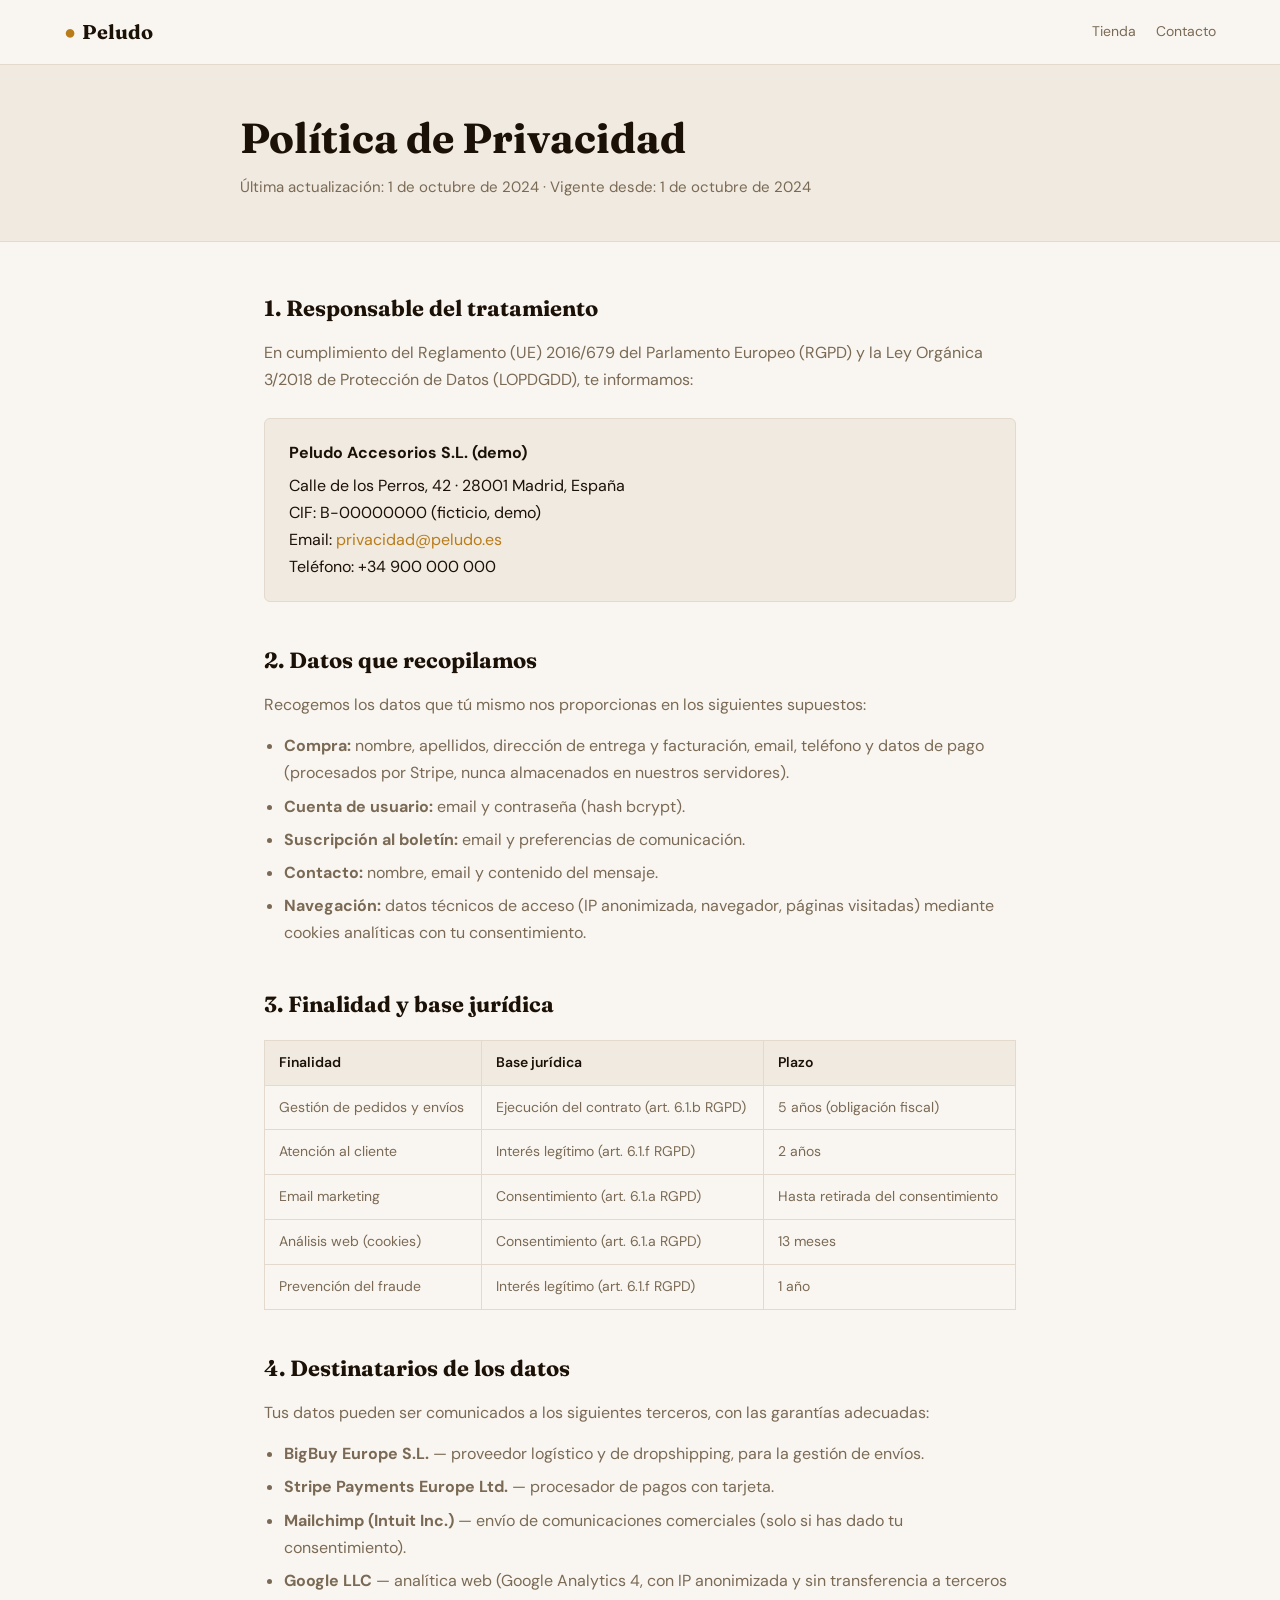
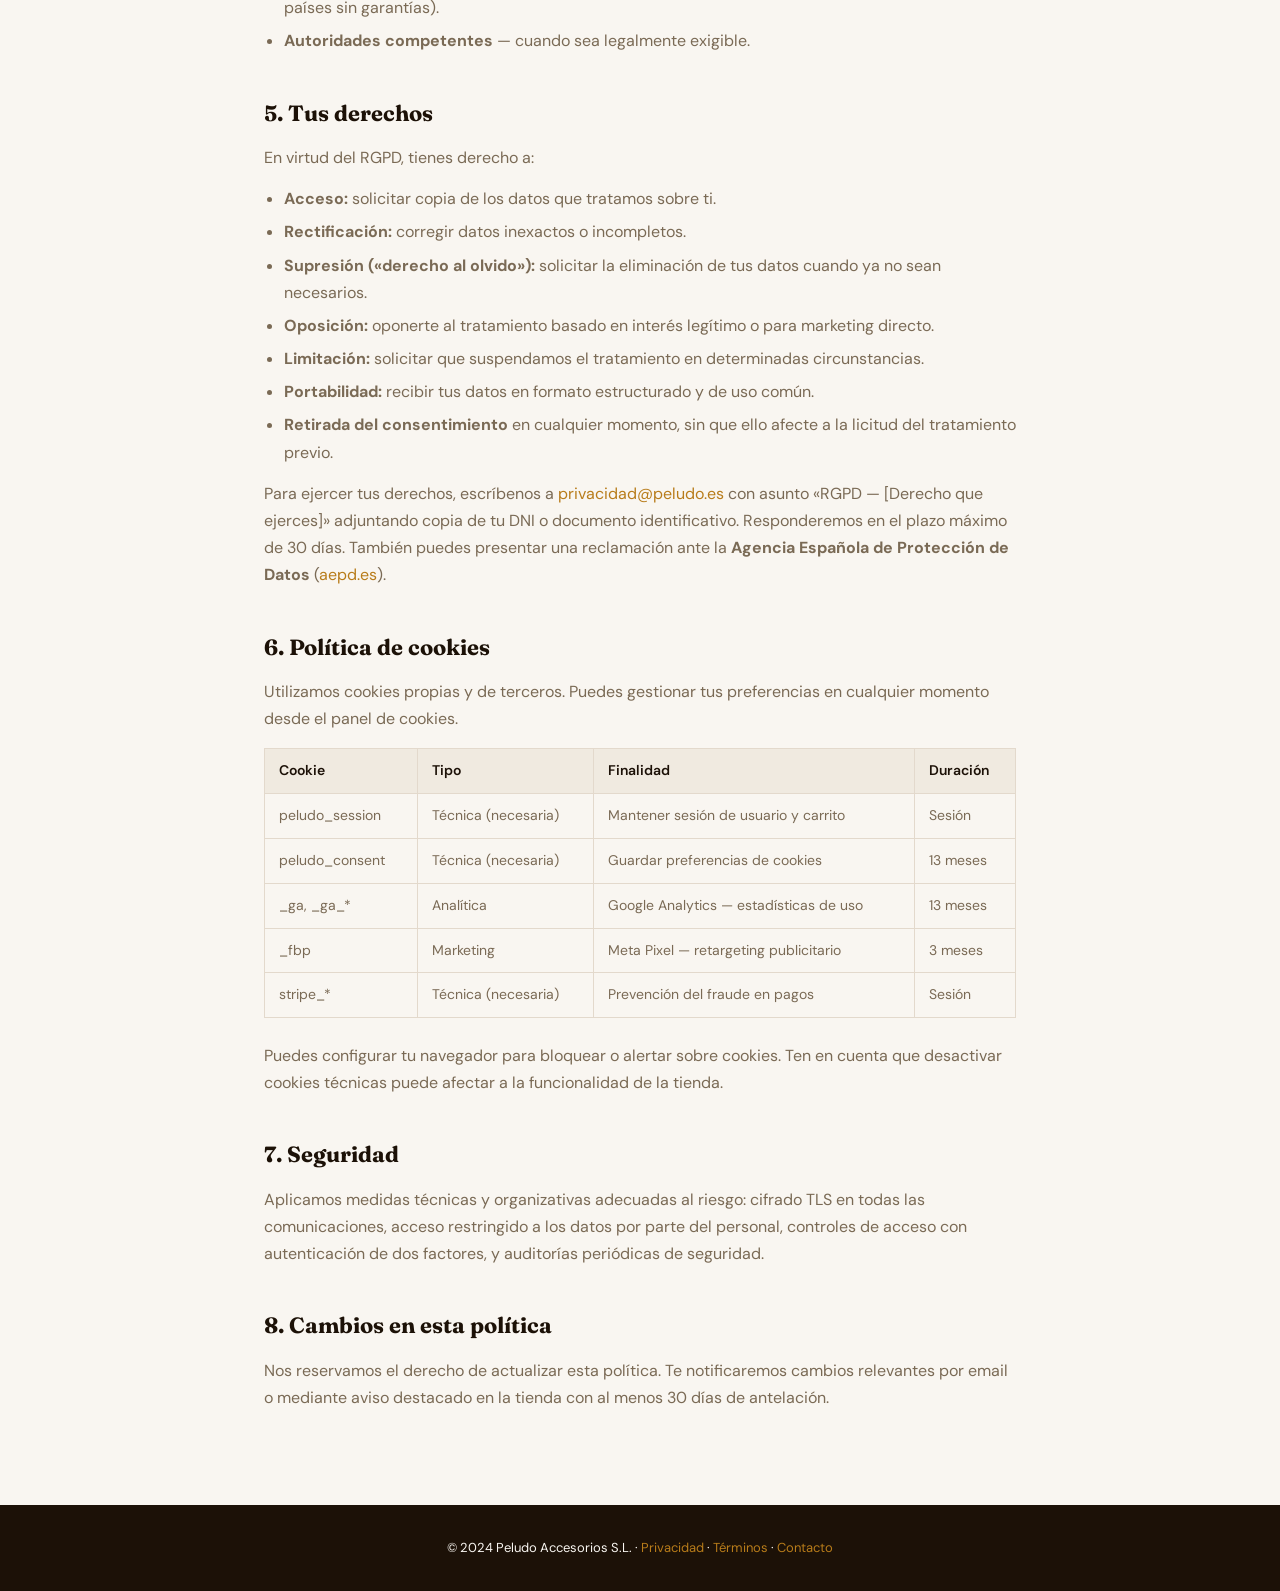
<file: peludo-privacidad.html>
<!doctype html>
<html lang="es">
<head>
<meta charset="utf-8">
<meta name="viewport" content="width=device-width,initial-scale=1">
<title>Política de Privacidad — Peludo</title>
<link rel="stylesheet" href="https://fonts.googleapis.com/css2?family=Fraunces:ital,opsz,wght@0,9..144,300;0,9..144,700;1,9..144,300&family=DM+Sans:opsz,wght@9..40,300;9..40,400;9..40,500;9..40,600&display=swap">
<link rel="stylesheet" href="peludo-tokens.css">
<style>
*,*::before,*::after{box-sizing:border-box;margin:0;padding:0}
body{font-family:var(--font-body);background:var(--bg);color:var(--fg);line-height:1.7;font-size:16px;}
a{color:var(--accent);text-decoration:none;}
a:hover{text-decoration:underline;}
.nav-wrap{position:sticky;top:0;z-index:100;background:var(--bg);border-bottom:1px solid var(--border);}
.nav{max-width:1200px;margin:0 auto;padding:0 24px;height:64px;display:flex;align-items:center;gap:24px;}
.nav-logo{font-family:var(--font-display);font-weight:700;font-size:20px;color:var(--fg);text-decoration:none;display:flex;align-items:center;gap:6px;}
.nav-logo span{color:var(--accent);}
.nav-links{display:flex;gap:20px;margin-left:auto;}
.nav-links a{font-size:14px;color:var(--fg-muted);text-decoration:none;}
.nav-links a:hover{color:var(--fg);}
.page-hero{background:var(--bg-alt);border-bottom:1px solid var(--border);padding:48px 24px 40px;}
.page-hero .wrap{max-width:800px;margin:0 auto;}
.page-hero h1{font-family:var(--font-display);font-size:clamp(28px,5vw,42px);font-weight:700;line-height:1.2;margin-bottom:12px;}
.page-hero p{color:var(--fg-muted);font-size:15px;}
.content{max-width:800px;margin:0 auto;padding:48px 24px 80px;}
.content h2{font-family:var(--font-display);font-size:22px;font-weight:700;margin:40px 0 12px;color:var(--fg);}
.content h2:first-child{margin-top:0;}
.content h3{font-size:16px;font-weight:600;margin:24px 0 8px;}
.content p{margin-bottom:14px;color:var(--fg-muted);}
.content ul{margin:0 0 14px 20px;color:var(--fg-muted);}
.content ul li{margin-bottom:6px;}
.content table{width:100%;border-collapse:collapse;margin:16px 0 24px;font-size:14px;}
.content table th{background:var(--bg-alt);padding:10px 14px;text-align:left;font-weight:600;border:1px solid var(--border);}
.content table td{padding:10px 14px;border:1px solid var(--border);color:var(--fg-muted);}
.info-box{background:var(--bg-alt);border:1px solid var(--border);border-radius:var(--r);padding:20px 24px;margin:24px 0;}
.info-box strong{display:block;margin-bottom:6px;}
footer{background:var(--fg);color:var(--bg);padding:32px 24px;text-align:center;font-size:13px;}
footer a{color:var(--accent);text-decoration:none;}
</style>
</head>
<body>

<div class="nav-wrap">
  <nav class="nav">
    <a class="nav-logo" href="index.html"><span>●</span> Peludo</a>
    <div class="nav-links">
      <a href="index.html">Tienda</a>
      <a href="peludo-contacto.html">Contacto</a>
    </div>
  </nav>
</div>

<div class="page-hero">
  <div class="wrap">
    <h1>Política de Privacidad</h1>
    <p>Última actualización: 1 de octubre de 2024 · Vigente desde: 1 de octubre de 2024</p>
  </div>
</div>

<div class="content">

  <h2>1. Responsable del tratamiento</h2>
  <p>En cumplimiento del Reglamento (UE) 2016/679 del Parlamento Europeo (RGPD) y la Ley Orgánica 3/2018 de Protección de Datos (LOPDGDD), te informamos:</p>
  <div class="info-box">
    <strong>Peludo Accesorios S.L. (demo)</strong>
    Calle de los Perros, 42 · 28001 Madrid, España<br>
    CIF: B-00000000 (ficticio, demo)<br>
    Email: <a href="mailto:privacidad@peludo.es">privacidad@peludo.es</a><br>
    Teléfono: +34 900 000 000
  </div>

  <h2>2. Datos que recopilamos</h2>
  <p>Recogemos los datos que tú mismo nos proporcionas en los siguientes supuestos:</p>
  <ul>
    <li><strong>Compra:</strong> nombre, apellidos, dirección de entrega y facturación, email, teléfono y datos de pago (procesados por Stripe, nunca almacenados en nuestros servidores).</li>
    <li><strong>Cuenta de usuario:</strong> email y contraseña (hash bcrypt).</li>
    <li><strong>Suscripción al boletín:</strong> email y preferencias de comunicación.</li>
    <li><strong>Contacto:</strong> nombre, email y contenido del mensaje.</li>
    <li><strong>Navegación:</strong> datos técnicos de acceso (IP anonimizada, navegador, páginas visitadas) mediante cookies analíticas con tu consentimiento.</li>
  </ul>

  <h2>3. Finalidad y base jurídica</h2>
  <table>
    <tr><th>Finalidad</th><th>Base jurídica</th><th>Plazo</th></tr>
    <tr><td>Gestión de pedidos y envíos</td><td>Ejecución del contrato (art. 6.1.b RGPD)</td><td>5 años (obligación fiscal)</td></tr>
    <tr><td>Atención al cliente</td><td>Interés legítimo (art. 6.1.f RGPD)</td><td>2 años</td></tr>
    <tr><td>Email marketing</td><td>Consentimiento (art. 6.1.a RGPD)</td><td>Hasta retirada del consentimiento</td></tr>
    <tr><td>Análisis web (cookies)</td><td>Consentimiento (art. 6.1.a RGPD)</td><td>13 meses</td></tr>
    <tr><td>Prevención del fraude</td><td>Interés legítimo (art. 6.1.f RGPD)</td><td>1 año</td></tr>
  </table>

  <h2>4. Destinatarios de los datos</h2>
  <p>Tus datos pueden ser comunicados a los siguientes terceros, con las garantías adecuadas:</p>
  <ul>
    <li><strong>BigBuy Europe S.L.</strong> — proveedor logístico y de dropshipping, para la gestión de envíos.</li>
    <li><strong>Stripe Payments Europe Ltd.</strong> — procesador de pagos con tarjeta.</li>
    <li><strong>Mailchimp (Intuit Inc.)</strong> — envío de comunicaciones comerciales (solo si has dado tu consentimiento).</li>
    <li><strong>Google LLC</strong> — analítica web (Google Analytics 4, con IP anonimizada y sin transferencia a terceros países sin garantías).</li>
    <li><strong>Autoridades competentes</strong> — cuando sea legalmente exigible.</li>
  </ul>

  <h2>5. Tus derechos</h2>
  <p>En virtud del RGPD, tienes derecho a:</p>
  <ul>
    <li><strong>Acceso:</strong> solicitar copia de los datos que tratamos sobre ti.</li>
    <li><strong>Rectificación:</strong> corregir datos inexactos o incompletos.</li>
    <li><strong>Supresión («derecho al olvido»):</strong> solicitar la eliminación de tus datos cuando ya no sean necesarios.</li>
    <li><strong>Oposición:</strong> oponerte al tratamiento basado en interés legítimo o para marketing directo.</li>
    <li><strong>Limitación:</strong> solicitar que suspendamos el tratamiento en determinadas circunstancias.</li>
    <li><strong>Portabilidad:</strong> recibir tus datos en formato estructurado y de uso común.</li>
    <li><strong>Retirada del consentimiento</strong> en cualquier momento, sin que ello afecte a la licitud del tratamiento previo.</li>
  </ul>
  <p>Para ejercer tus derechos, escríbenos a <a href="mailto:privacidad@peludo.es">privacidad@peludo.es</a> con asunto «RGPD — [Derecho que ejerces]» adjuntando copia de tu DNI o documento identificativo. Responderemos en el plazo máximo de 30 días. También puedes presentar una reclamación ante la <strong>Agencia Española de Protección de Datos</strong> (<a href="https://www.aepd.es" target="_blank">aepd.es</a>).</p>

  <h2>6. Política de cookies</h2>
  <p>Utilizamos cookies propias y de terceros. Puedes gestionar tus preferencias en cualquier momento desde el panel de cookies.</p>
  <table>
    <tr><th>Cookie</th><th>Tipo</th><th>Finalidad</th><th>Duración</th></tr>
    <tr><td>peludo_session</td><td>Técnica (necesaria)</td><td>Mantener sesión de usuario y carrito</td><td>Sesión</td></tr>
    <tr><td>peludo_consent</td><td>Técnica (necesaria)</td><td>Guardar preferencias de cookies</td><td>13 meses</td></tr>
    <tr><td>_ga, _ga_*</td><td>Analítica</td><td>Google Analytics — estadísticas de uso</td><td>13 meses</td></tr>
    <tr><td>_fbp</td><td>Marketing</td><td>Meta Pixel — retargeting publicitario</td><td>3 meses</td></tr>
    <tr><td>stripe_*</td><td>Técnica (necesaria)</td><td>Prevención del fraude en pagos</td><td>Sesión</td></tr>
  </table>
  <p>Puedes configurar tu navegador para bloquear o alertar sobre cookies. Ten en cuenta que desactivar cookies técnicas puede afectar a la funcionalidad de la tienda.</p>

  <h2>7. Seguridad</h2>
  <p>Aplicamos medidas técnicas y organizativas adecuadas al riesgo: cifrado TLS en todas las comunicaciones, acceso restringido a los datos por parte del personal, controles de acceso con autenticación de dos factores, y auditorías periódicas de seguridad.</p>

  <h2>8. Cambios en esta política</h2>
  <p>Nos reservamos el derecho de actualizar esta política. Te notificaremos cambios relevantes por email o mediante aviso destacado en la tienda con al menos 30 días de antelación.</p>

</div>

<footer>
  <p>© 2024 Peludo Accesorios S.L. ·
    <a href="peludo-privacidad.html">Privacidad</a> ·
    <a href="peludo-terminos.html">Términos</a> ·
    <a href="peludo-contacto.html">Contacto</a>
  </p>
</footer>

</body>
</html>
</file>
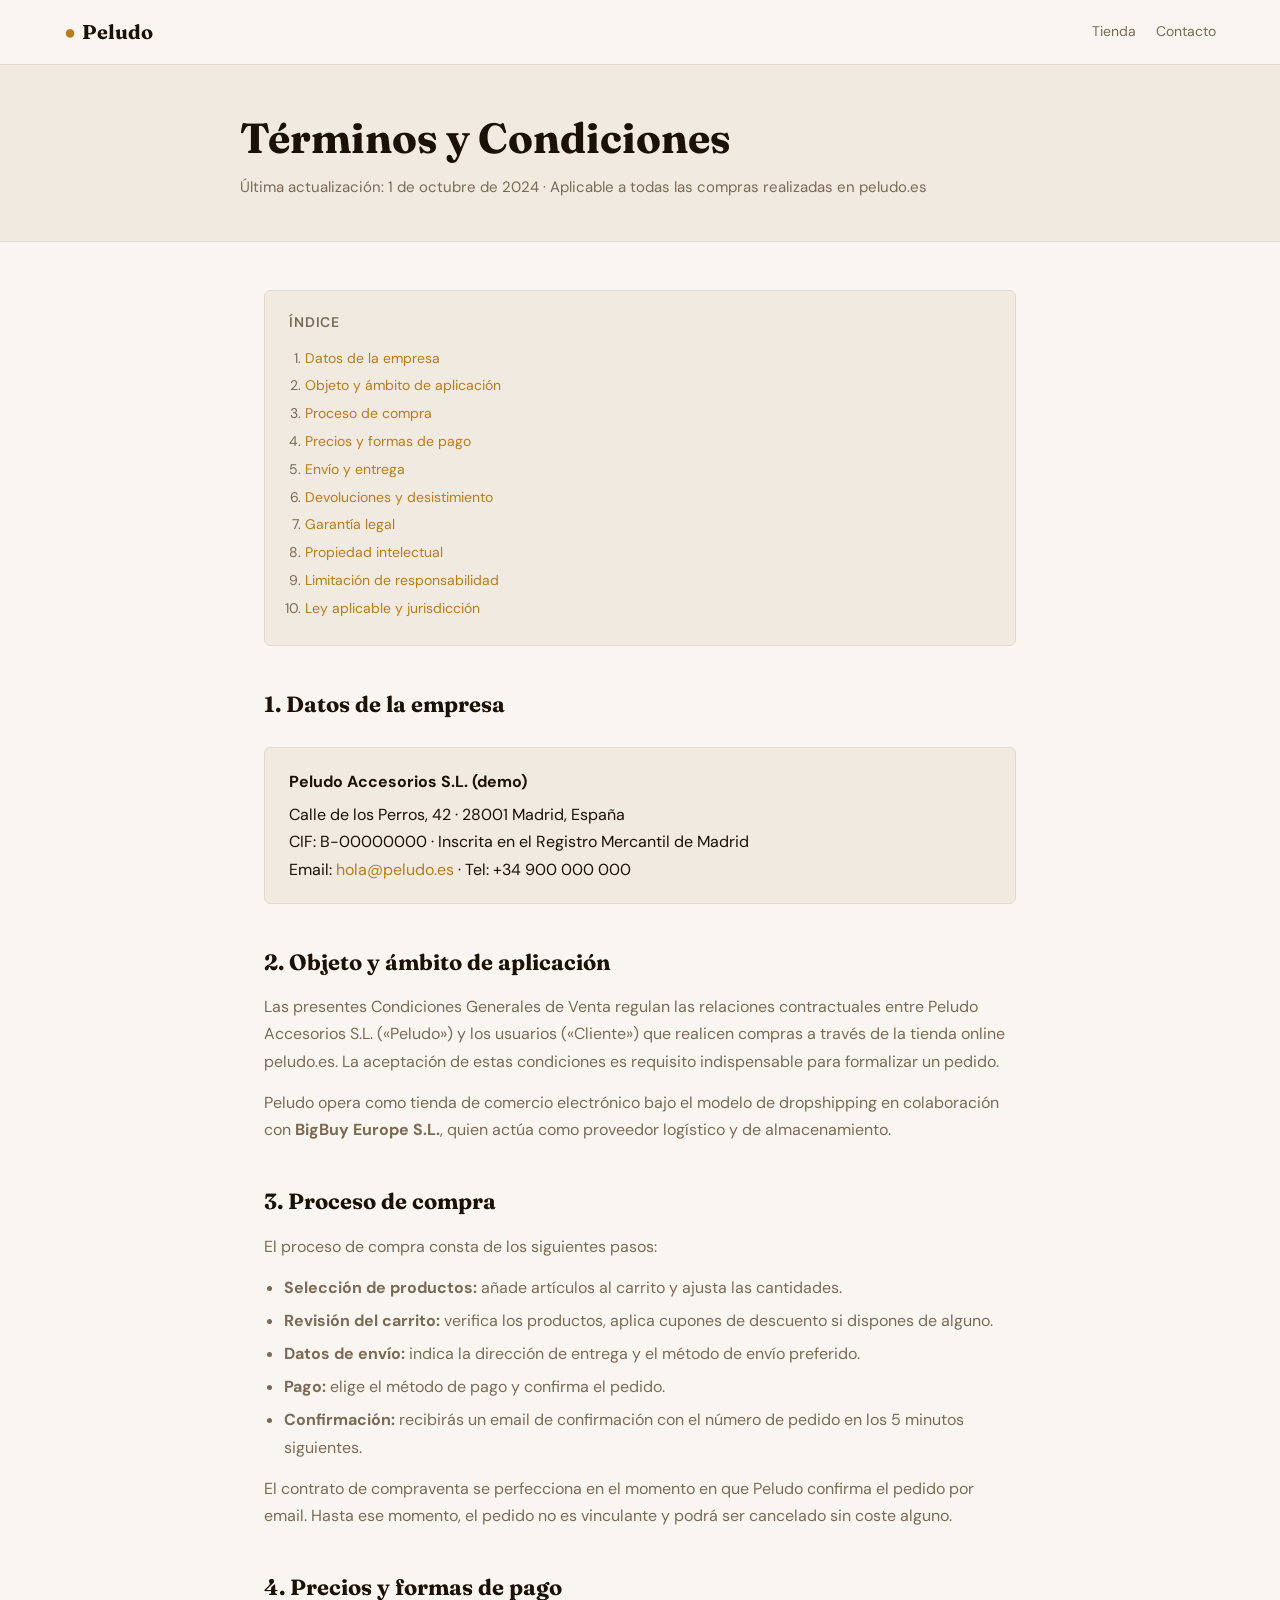
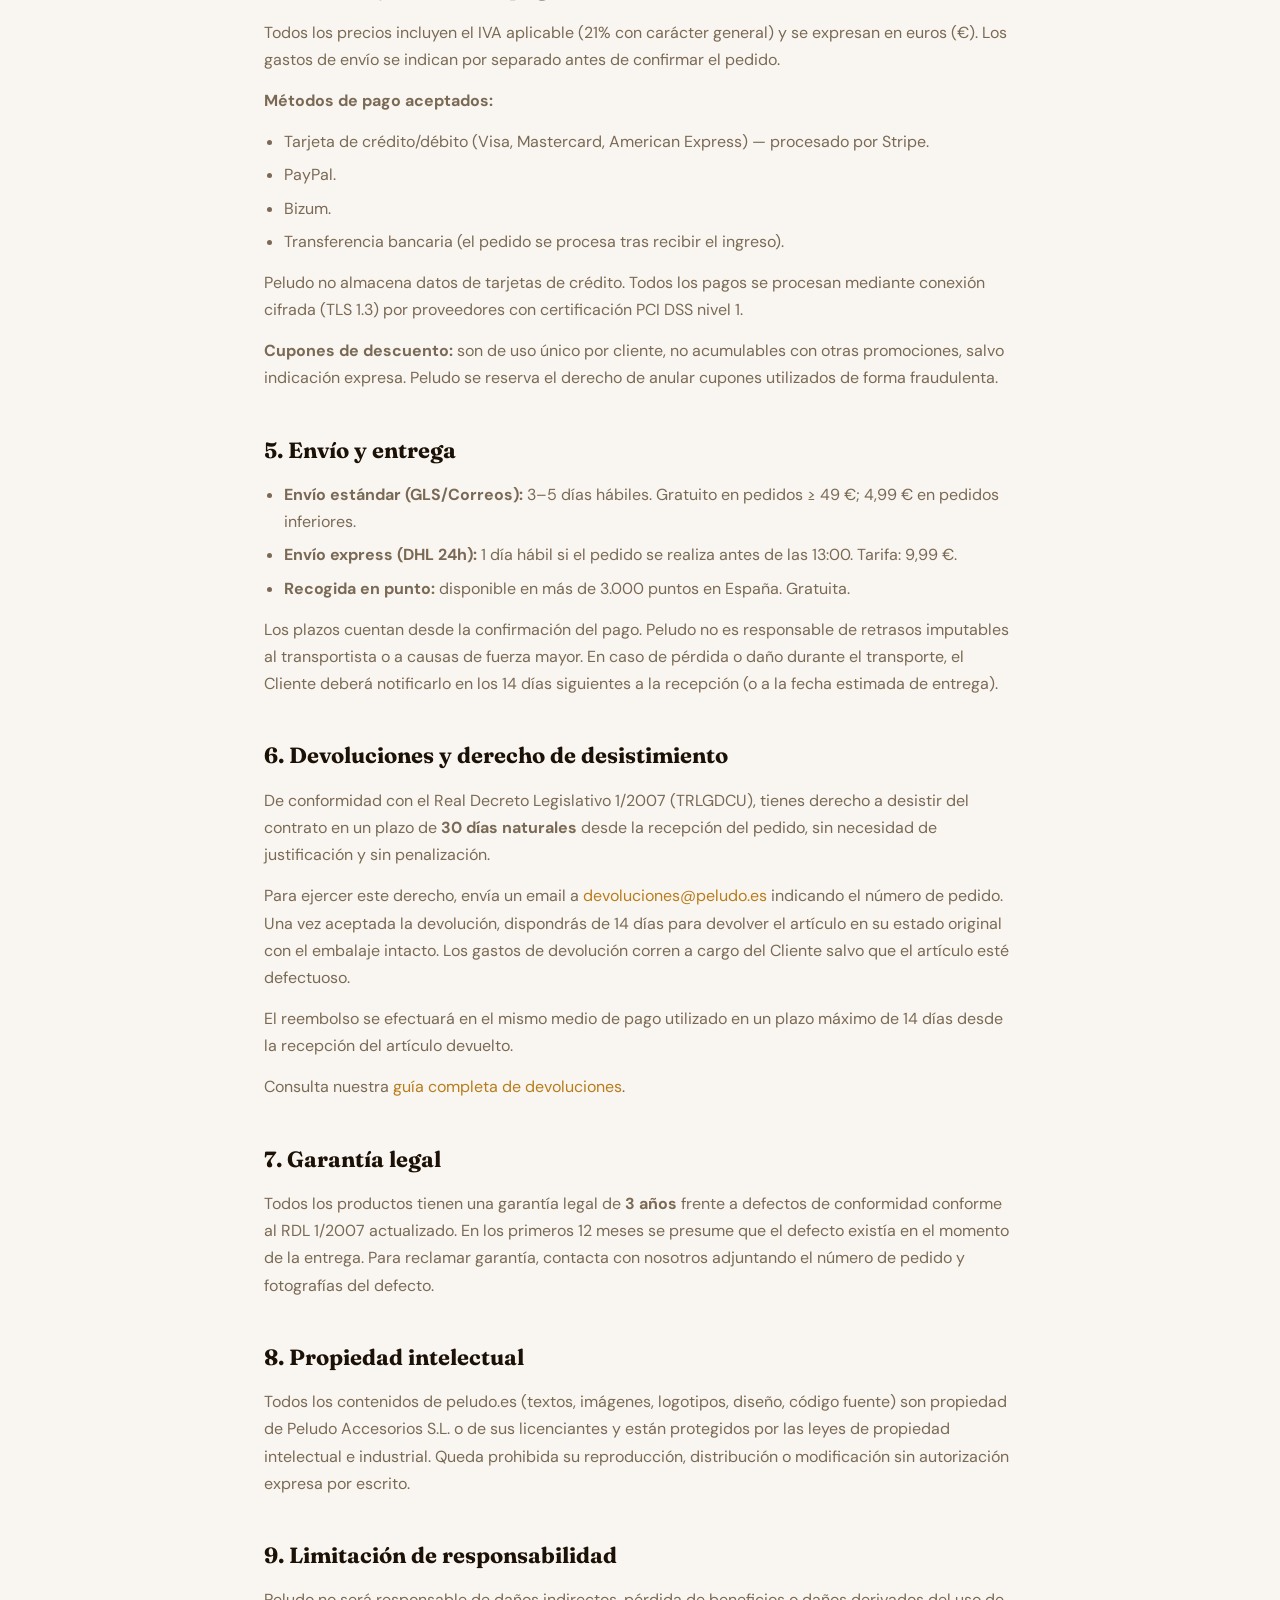
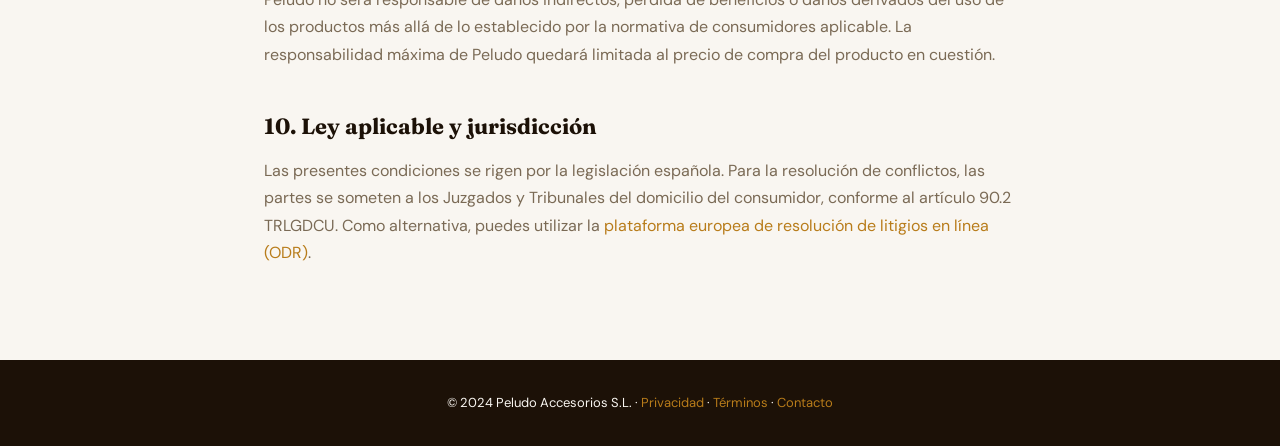
<file: peludo-terminos.html>
<!doctype html>
<html lang="es">
<head>
<meta charset="utf-8">
<meta name="viewport" content="width=device-width,initial-scale=1">
<title>Términos y Condiciones — Peludo</title>
<link rel="stylesheet" href="https://fonts.googleapis.com/css2?family=Fraunces:ital,opsz,wght@0,9..144,300;0,9..144,700;1,9..144,300&family=DM+Sans:opsz,wght@9..40,300;9..40,400;9..40,500;9..40,600&display=swap">
<link rel="stylesheet" href="peludo-tokens.css">
<style>
*,*::before,*::after{box-sizing:border-box;margin:0;padding:0}
body{font-family:var(--font-body);background:var(--bg);color:var(--fg);line-height:1.7;font-size:16px;}
a{color:var(--accent);text-decoration:none;}
a:hover{text-decoration:underline;}
.nav-wrap{position:sticky;top:0;z-index:100;background:var(--bg);border-bottom:1px solid var(--border);}
.nav{max-width:1200px;margin:0 auto;padding:0 24px;height:64px;display:flex;align-items:center;gap:24px;}
.nav-logo{font-family:var(--font-display);font-weight:700;font-size:20px;color:var(--fg);text-decoration:none;display:flex;align-items:center;gap:6px;}
.nav-logo span{color:var(--accent);}
.nav-links{display:flex;gap:20px;margin-left:auto;}
.nav-links a{font-size:14px;color:var(--fg-muted);text-decoration:none;}
.nav-links a:hover{color:var(--fg);}
.page-hero{background:var(--bg-alt);border-bottom:1px solid var(--border);padding:48px 24px 40px;}
.page-hero .wrap{max-width:800px;margin:0 auto;}
.page-hero h1{font-family:var(--font-display);font-size:clamp(28px,5vw,42px);font-weight:700;line-height:1.2;margin-bottom:12px;}
.page-hero p{color:var(--fg-muted);font-size:15px;}
.content{max-width:800px;margin:0 auto;padding:48px 24px 80px;}
.content h2{font-family:var(--font-display);font-size:22px;font-weight:700;margin:40px 0 12px;color:var(--fg);}
.content h2:first-child{margin-top:0;}
.content p{margin-bottom:14px;color:var(--fg-muted);}
.content ul{margin:0 0 14px 20px;color:var(--fg-muted);}
.content ul li{margin-bottom:6px;}
.info-box{background:var(--bg-alt);border:1px solid var(--border);border-radius:var(--r);padding:20px 24px;margin:24px 0;}
.info-box strong{display:block;margin-bottom:6px;}
.toc{background:var(--bg-alt);border:1px solid var(--border);border-radius:var(--r);padding:20px 24px;margin-bottom:40px;}
.toc h3{font-size:14px;font-weight:600;text-transform:uppercase;letter-spacing:.06em;color:var(--fg-muted);margin-bottom:12px;}
.toc ol{margin-left:16px;color:var(--fg-muted);font-size:14px;}
.toc ol li{margin-bottom:4px;}
.toc a{color:var(--accent);}
footer{background:var(--fg);color:var(--bg);padding:32px 24px;text-align:center;font-size:13px;}
footer a{color:var(--accent);text-decoration:none;}
</style>
</head>
<body>

<div class="nav-wrap">
  <nav class="nav">
    <a class="nav-logo" href="index.html"><span>●</span> Peludo</a>
    <div class="nav-links">
      <a href="index.html">Tienda</a>
      <a href="peludo-contacto.html">Contacto</a>
    </div>
  </nav>
</div>

<div class="page-hero">
  <div class="wrap">
    <h1>Términos y Condiciones</h1>
    <p>Última actualización: 1 de octubre de 2024 · Aplicable a todas las compras realizadas en peludo.es</p>
  </div>
</div>

<div class="content">

  <div class="toc">
    <h3>Índice</h3>
    <ol>
      <li><a href="#empresa">Datos de la empresa</a></li>
      <li><a href="#objeto">Objeto y ámbito de aplicación</a></li>
      <li><a href="#proceso">Proceso de compra</a></li>
      <li><a href="#precios">Precios y formas de pago</a></li>
      <li><a href="#envio">Envío y entrega</a></li>
      <li><a href="#devoluciones">Devoluciones y desistimiento</a></li>
      <li><a href="#garantia">Garantía legal</a></li>
      <li><a href="#propiedad">Propiedad intelectual</a></li>
      <li><a href="#responsabilidad">Limitación de responsabilidad</a></li>
      <li><a href="#ley">Ley aplicable y jurisdicción</a></li>
    </ol>
  </div>

  <h2 id="empresa">1. Datos de la empresa</h2>
  <div class="info-box">
    <strong>Peludo Accesorios S.L. (demo)</strong>
    Calle de los Perros, 42 · 28001 Madrid, España<br>
    CIF: B-00000000 · Inscrita en el Registro Mercantil de Madrid<br>
    Email: <a href="mailto:hola@peludo.es">hola@peludo.es</a> · Tel: +34 900 000 000
  </div>

  <h2 id="objeto">2. Objeto y ámbito de aplicación</h2>
  <p>Las presentes Condiciones Generales de Venta regulan las relaciones contractuales entre Peludo Accesorios S.L. («Peludo») y los usuarios («Cliente») que realicen compras a través de la tienda online peludo.es. La aceptación de estas condiciones es requisito indispensable para formalizar un pedido.</p>
  <p>Peludo opera como tienda de comercio electrónico bajo el modelo de dropshipping en colaboración con <strong>BigBuy Europe S.L.</strong>, quien actúa como proveedor logístico y de almacenamiento.</p>

  <h2 id="proceso">3. Proceso de compra</h2>
  <p>El proceso de compra consta de los siguientes pasos:</p>
  <ul>
    <li><strong>Selección de productos:</strong> añade artículos al carrito y ajusta las cantidades.</li>
    <li><strong>Revisión del carrito:</strong> verifica los productos, aplica cupones de descuento si dispones de alguno.</li>
    <li><strong>Datos de envío:</strong> indica la dirección de entrega y el método de envío preferido.</li>
    <li><strong>Pago:</strong> elige el método de pago y confirma el pedido.</li>
    <li><strong>Confirmación:</strong> recibirás un email de confirmación con el número de pedido en los 5 minutos siguientes.</li>
  </ul>
  <p>El contrato de compraventa se perfecciona en el momento en que Peludo confirma el pedido por email. Hasta ese momento, el pedido no es vinculante y podrá ser cancelado sin coste alguno.</p>

  <h2 id="precios">4. Precios y formas de pago</h2>
  <p>Todos los precios incluyen el IVA aplicable (21% con carácter general) y se expresan en euros (€). Los gastos de envío se indican por separado antes de confirmar el pedido.</p>
  <p><strong>Métodos de pago aceptados:</strong></p>
  <ul>
    <li>Tarjeta de crédito/débito (Visa, Mastercard, American Express) — procesado por Stripe.</li>
    <li>PayPal.</li>
    <li>Bizum.</li>
    <li>Transferencia bancaria (el pedido se procesa tras recibir el ingreso).</li>
  </ul>
  <p>Peludo no almacena datos de tarjetas de crédito. Todos los pagos se procesan mediante conexión cifrada (TLS 1.3) por proveedores con certificación PCI DSS nivel 1.</p>
  <p><strong>Cupones de descuento:</strong> son de uso único por cliente, no acumulables con otras promociones, salvo indicación expresa. Peludo se reserva el derecho de anular cupones utilizados de forma fraudulenta.</p>

  <h2 id="envio">5. Envío y entrega</h2>
  <ul>
    <li><strong>Envío estándar (GLS/Correos):</strong> 3–5 días hábiles. Gratuito en pedidos ≥ 49 €; 4,99 € en pedidos inferiores.</li>
    <li><strong>Envío express (DHL 24h):</strong> 1 día hábil si el pedido se realiza antes de las 13:00. Tarifa: 9,99 €.</li>
    <li><strong>Recogida en punto:</strong> disponible en más de 3.000 puntos en España. Gratuita.</li>
  </ul>
  <p>Los plazos cuentan desde la confirmación del pago. Peludo no es responsable de retrasos imputables al transportista o a causas de fuerza mayor. En caso de pérdida o daño durante el transporte, el Cliente deberá notificarlo en los 14 días siguientes a la recepción (o a la fecha estimada de entrega).</p>

  <h2 id="devoluciones">6. Devoluciones y derecho de desistimiento</h2>
  <p>De conformidad con el Real Decreto Legislativo 1/2007 (TRLGDCU), tienes derecho a desistir del contrato en un plazo de <strong>30 días naturales</strong> desde la recepción del pedido, sin necesidad de justificación y sin penalización.</p>
  <p>Para ejercer este derecho, envía un email a <a href="mailto:devoluciones@peludo.es">devoluciones@peludo.es</a> indicando el número de pedido. Una vez aceptada la devolución, dispondrás de 14 días para devolver el artículo en su estado original con el embalaje intacto. Los gastos de devolución corren a cargo del Cliente salvo que el artículo esté defectuoso.</p>
  <p>El reembolso se efectuará en el mismo medio de pago utilizado en un plazo máximo de 14 días desde la recepción del artículo devuelto.</p>
  <p>Consulta nuestra <a href="peludo-devoluciones.html">guía completa de devoluciones</a>.</p>

  <h2 id="garantia">7. Garantía legal</h2>
  <p>Todos los productos tienen una garantía legal de <strong>3 años</strong> frente a defectos de conformidad conforme al RDL 1/2007 actualizado. En los primeros 12 meses se presume que el defecto existía en el momento de la entrega. Para reclamar garantía, contacta con nosotros adjuntando el número de pedido y fotografías del defecto.</p>

  <h2 id="propiedad">8. Propiedad intelectual</h2>
  <p>Todos los contenidos de peludo.es (textos, imágenes, logotipos, diseño, código fuente) son propiedad de Peludo Accesorios S.L. o de sus licenciantes y están protegidos por las leyes de propiedad intelectual e industrial. Queda prohibida su reproducción, distribución o modificación sin autorización expresa por escrito.</p>

  <h2 id="responsabilidad">9. Limitación de responsabilidad</h2>
  <p>Peludo no será responsable de daños indirectos, pérdida de beneficios o daños derivados del uso de los productos más allá de lo establecido por la normativa de consumidores aplicable. La responsabilidad máxima de Peludo quedará limitada al precio de compra del producto en cuestión.</p>

  <h2 id="ley">10. Ley aplicable y jurisdicción</h2>
  <p>Las presentes condiciones se rigen por la legislación española. Para la resolución de conflictos, las partes se someten a los Juzgados y Tribunales del domicilio del consumidor, conforme al artículo 90.2 TRLGDCU. Como alternativa, puedes utilizar la <a href="https://ec.europa.eu/consumers/odr" target="_blank">plataforma europea de resolución de litigios en línea (ODR)</a>.</p>

</div>

<footer>
  <p>© 2024 Peludo Accesorios S.L. ·
    <a href="peludo-privacidad.html">Privacidad</a> ·
    <a href="peludo-terminos.html">Términos</a> ·
    <a href="peludo-contacto.html">Contacto</a>
  </p>
</footer>

</body>
</html>
</file>
<file: peludo-tokens.css>
/* Peludo — Design tokens compartidos */
:root {
  --bg:#F9F6F1;--bg-alt:#F0EAE0;--bg-card:#FFFFFF;--fg:#1C1107;--fg-muted:#7A6A55;--fg-subtle:#B09A83;
  --accent:#B87C1A;--accent-fg:#FFFFFF;--border:#E3D9CC;--hero-bg:#1C1107;--hero-fg:#F5EFE6;
  --font-display:'Fraunces',Georgia,'Times New Roman',serif;--font-body:'DM Sans',system-ui,-apple-system,sans-serif;
  --nav-h:64px;--r:6px;
}
@media(prefers-color-scheme:dark){:root:not([data-theme="light"]){
  --bg:#1C1107;--bg-alt:#251A0C;--bg-card:#2D2010;--fg:#F5EFE6;--fg-muted:#A8947A;--fg-subtle:#6B5840;
  --accent:#D49C35;--accent-fg:#1C1107;--border:#3A2A14;--hero-bg:#0E0905;--hero-fg:#F5EFE6;color-scheme:dark;
}}
:root[data-theme="dark"]{
  --bg:#1C1107;--bg-alt:#251A0C;--bg-card:#2D2010;--fg:#F5EFE6;--fg-muted:#A8947A;--fg-subtle:#6B5840;
  --accent:#D49C35;--accent-fg:#1C1107;--border:#3A2A14;--hero-bg:#0E0905;--hero-fg:#F5EFE6;color-scheme:dark;
}
</file>
